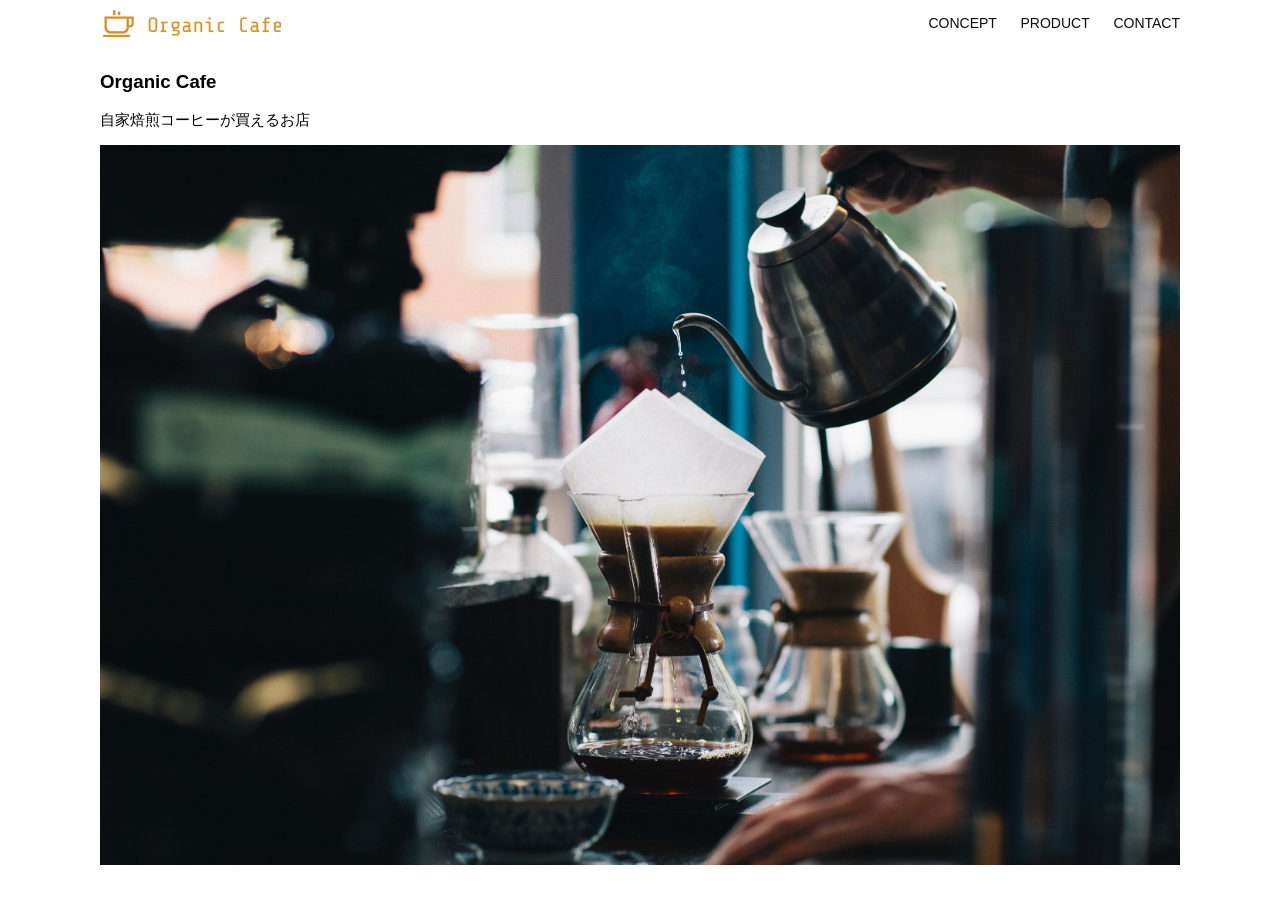
<file: kadai_013/index.html>
<!DOCTYPE html>
<html>
  <head>
    <title>Organic Cafe</title>
    <meta charset="UTF-8" />
    <meta name="description" content="自家焙煎のコーヒーがお家で楽しめるOrganic Cafe"/>
    <meta name="viewport" content="width=device-width, initial-scale=1.0" />
    <link rel="stylesheet" href="style.css" />
  </head>
  <body>
    <!-- ヘッダー -->
    <header>
      <!-- ロゴ -->
      <a href="index.html" id="logo"><img src="images/logo.png" alt="トップページに戻る"/></a>

      <!-- PC用ナビゲーション -->
      <nav id="nav-pc">
        <a href="index.html#concept">CONCEPT</a>
        <a href="index.html#product">PRODUCT</a>
        <a href="index.html#contact">CONTACT</a>
      </nav>
      <!-- SP用ハンバーガーメニュー -->
      <img id="menu-sp" src="../kadai_013/images/button-menu.png" alt="ナビゲーションを開く" onclick="document.getElementById('nav-sp').style.display = 'block'">
      <!-- SP用ナビゲーション -->
      <nav id="nav-sp">
        <img id="close" src="../kadai_013/images/button-close.png" alt="ナビゲーションを閉じる" onclick="document.getElementById('nav-sp').style.display = 'none'">
        <a id="logo-sp" href="index.html" onclick="document.getElementById('nav-sp').style.display = 'none'">
          <img src="../kadai_013/images/logo-sp.png" alt="トップページに戻る">
        </a>
        <a class="menu" href="index.html#concept" onclick="document.getElementById('nav-sp').style.display = 'none'">CONCEPT</a>
        <a class="menu" href="index.html#product" onclick="document.getElementById('nav-sp').style.display = 'none'">PRODUCT</a>
        <a class="menu" href="index.html#contact" onclick="document.getElementById('nav-sp').style.display = 'none'">CONTACT</a>
      </nav>
    </header>

    <main>
      <article>
        <!-- メインビジュアル -->
        <section id="main-visual">
          <div id="main-message">
            <h1>Organic Cafe</h1>
            <p>自家焙煎コーヒーが買えるお店</p>
          </div>
          <img src="images/main-image.jpg" alt="コーヒーをハンドドリップで淹れる画像"/>
        </section>
      </article>
    </main>
  </body>
</html>
</file>
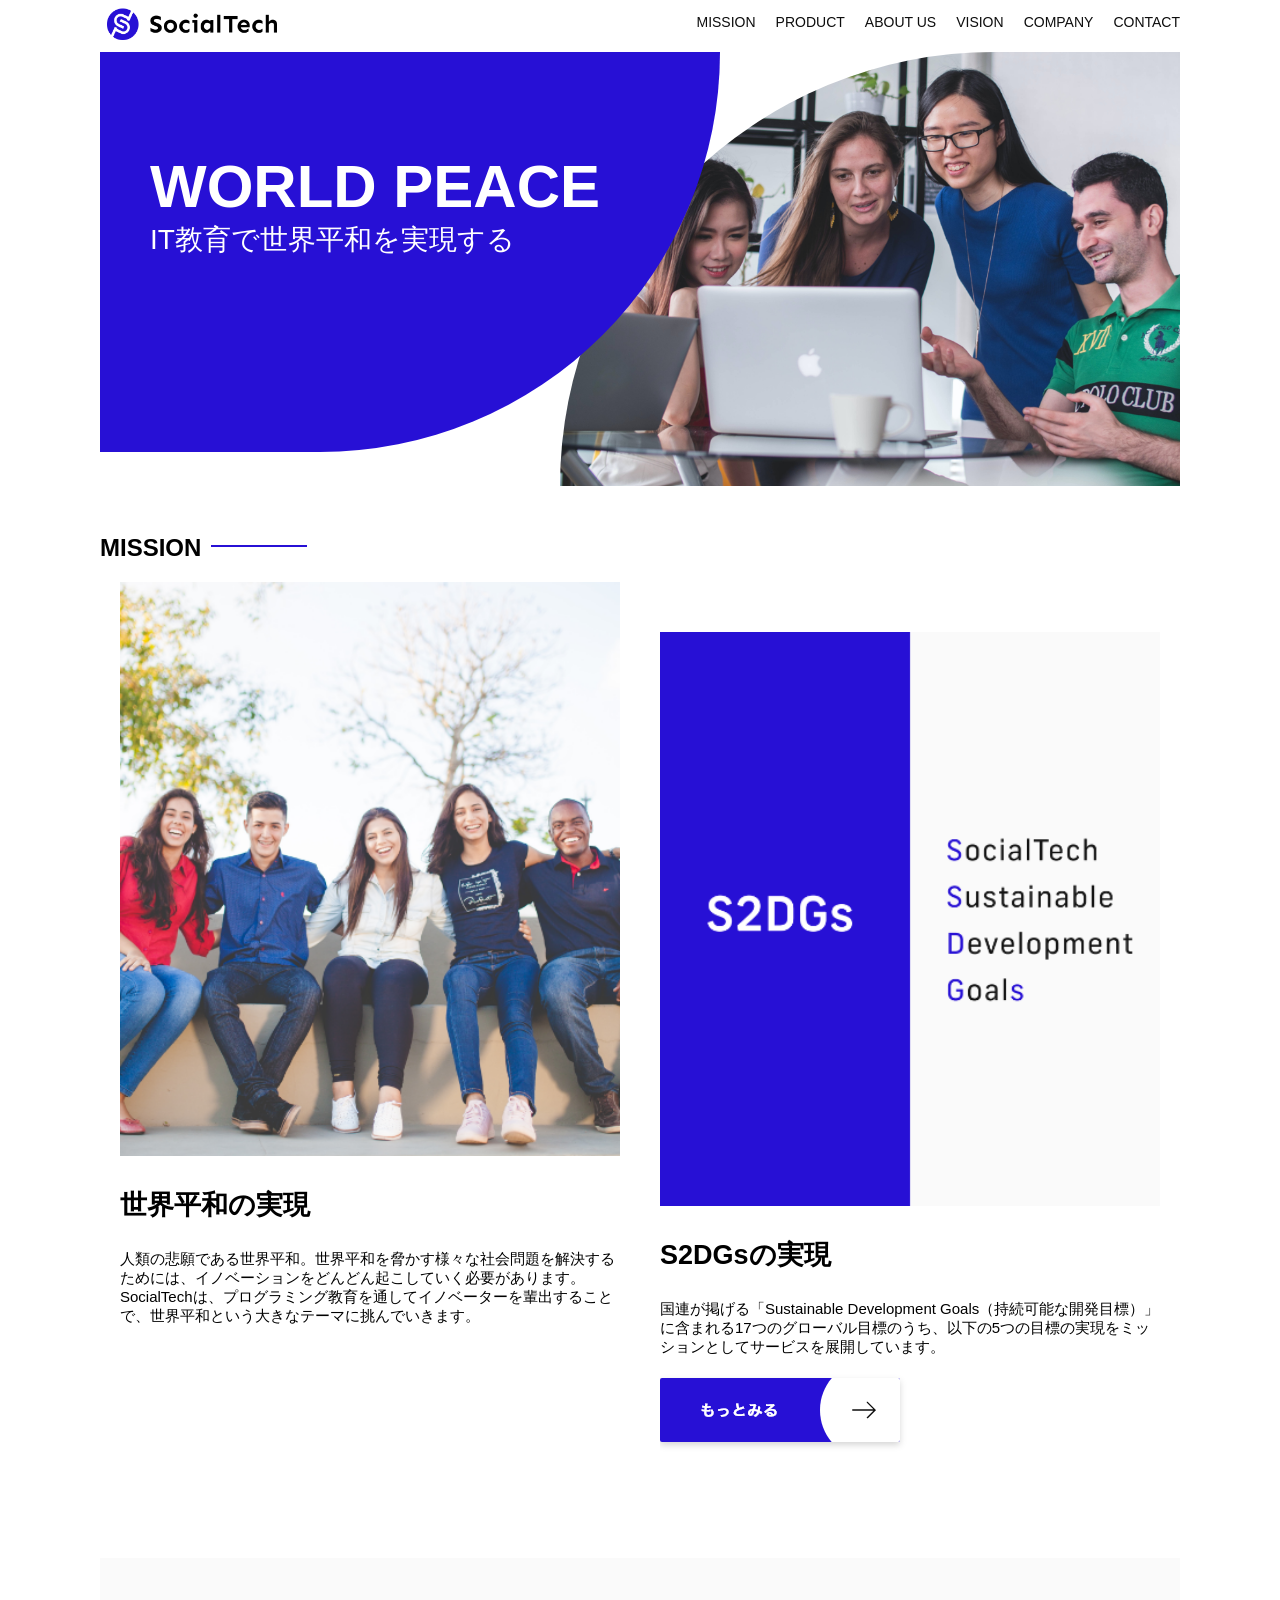
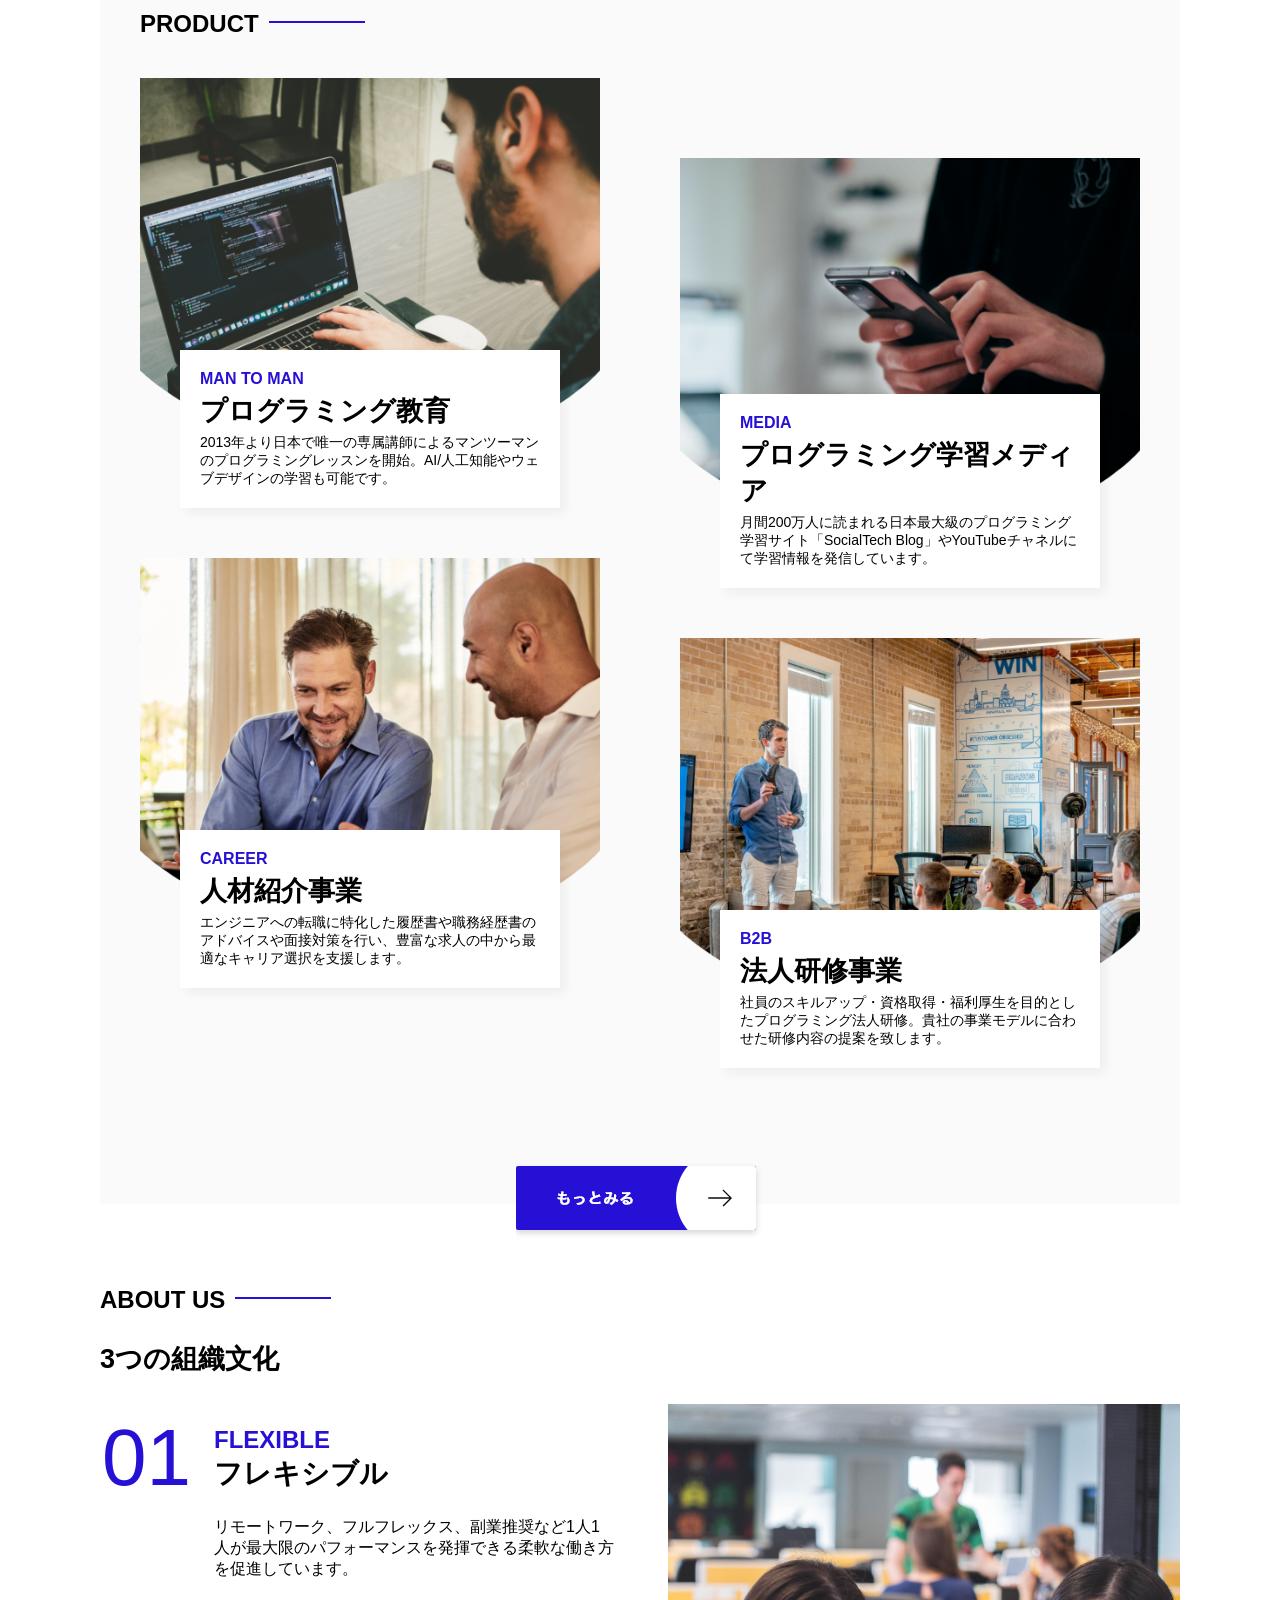
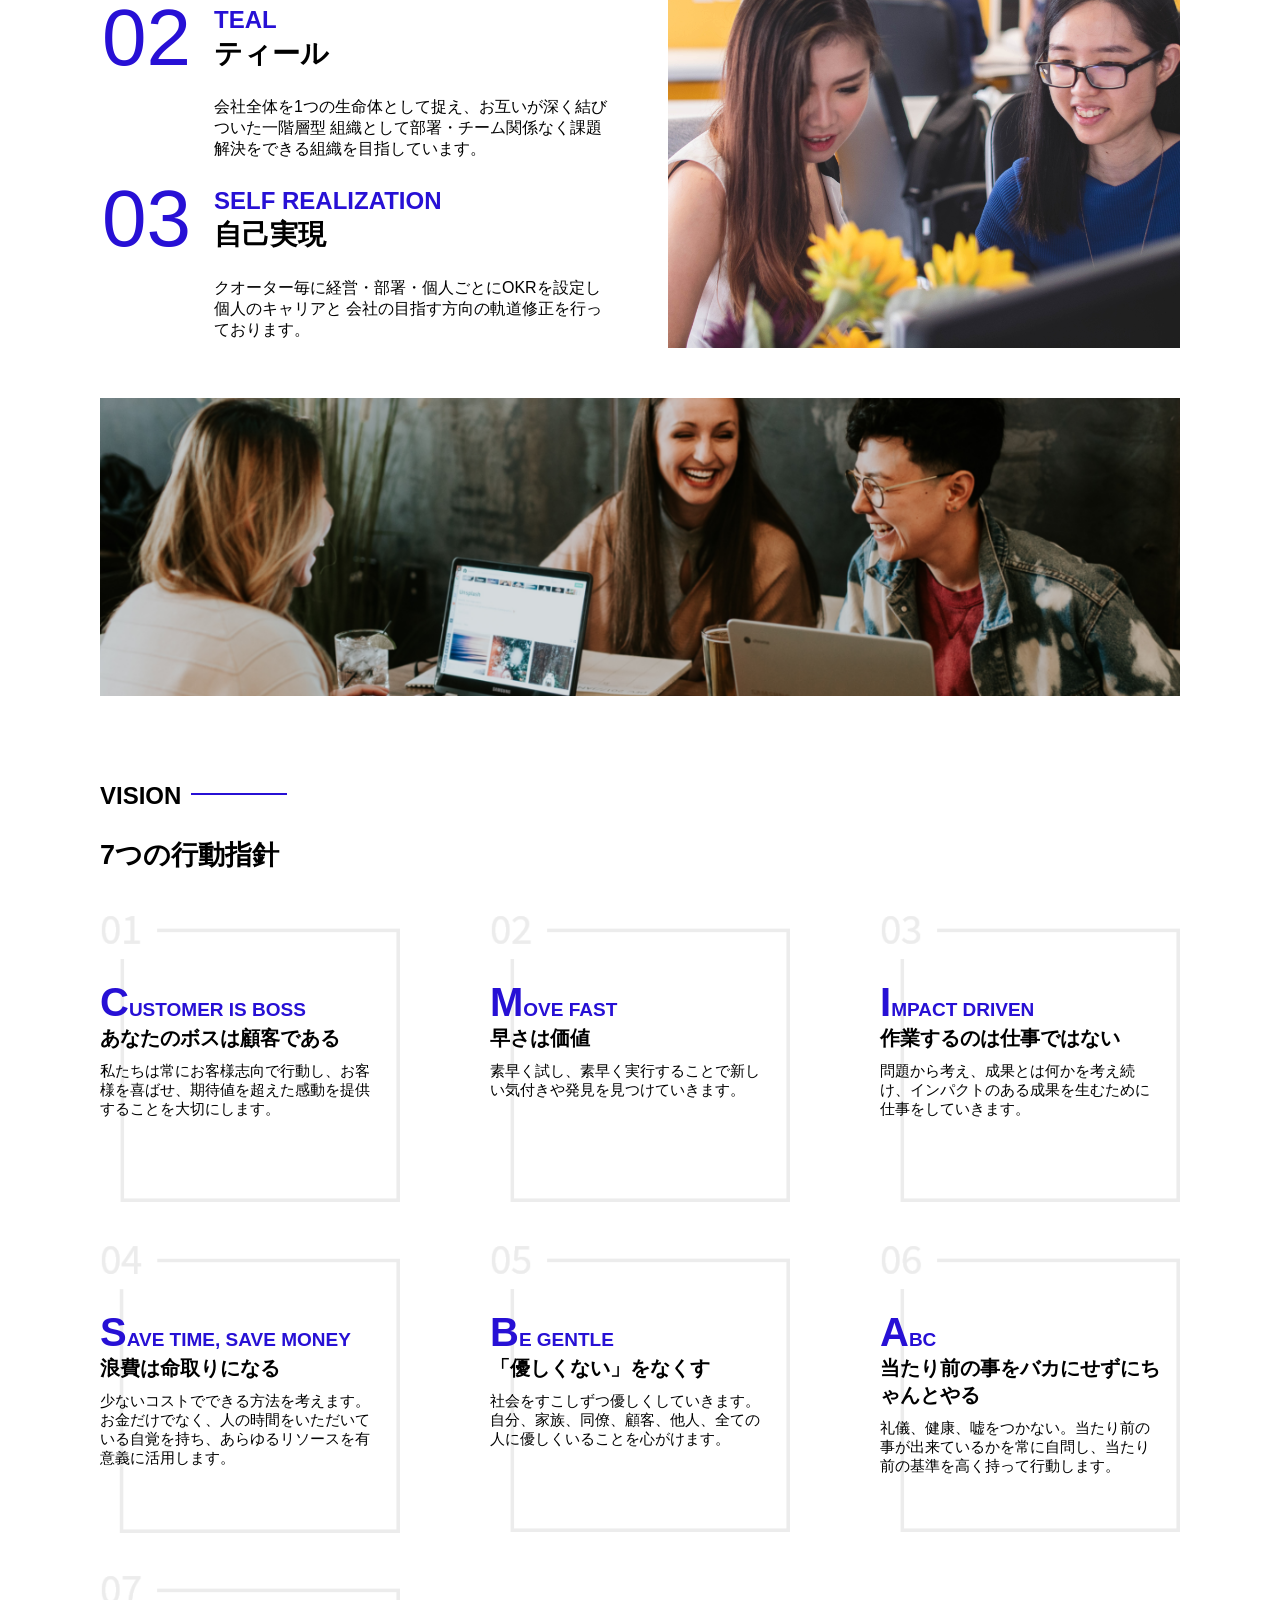
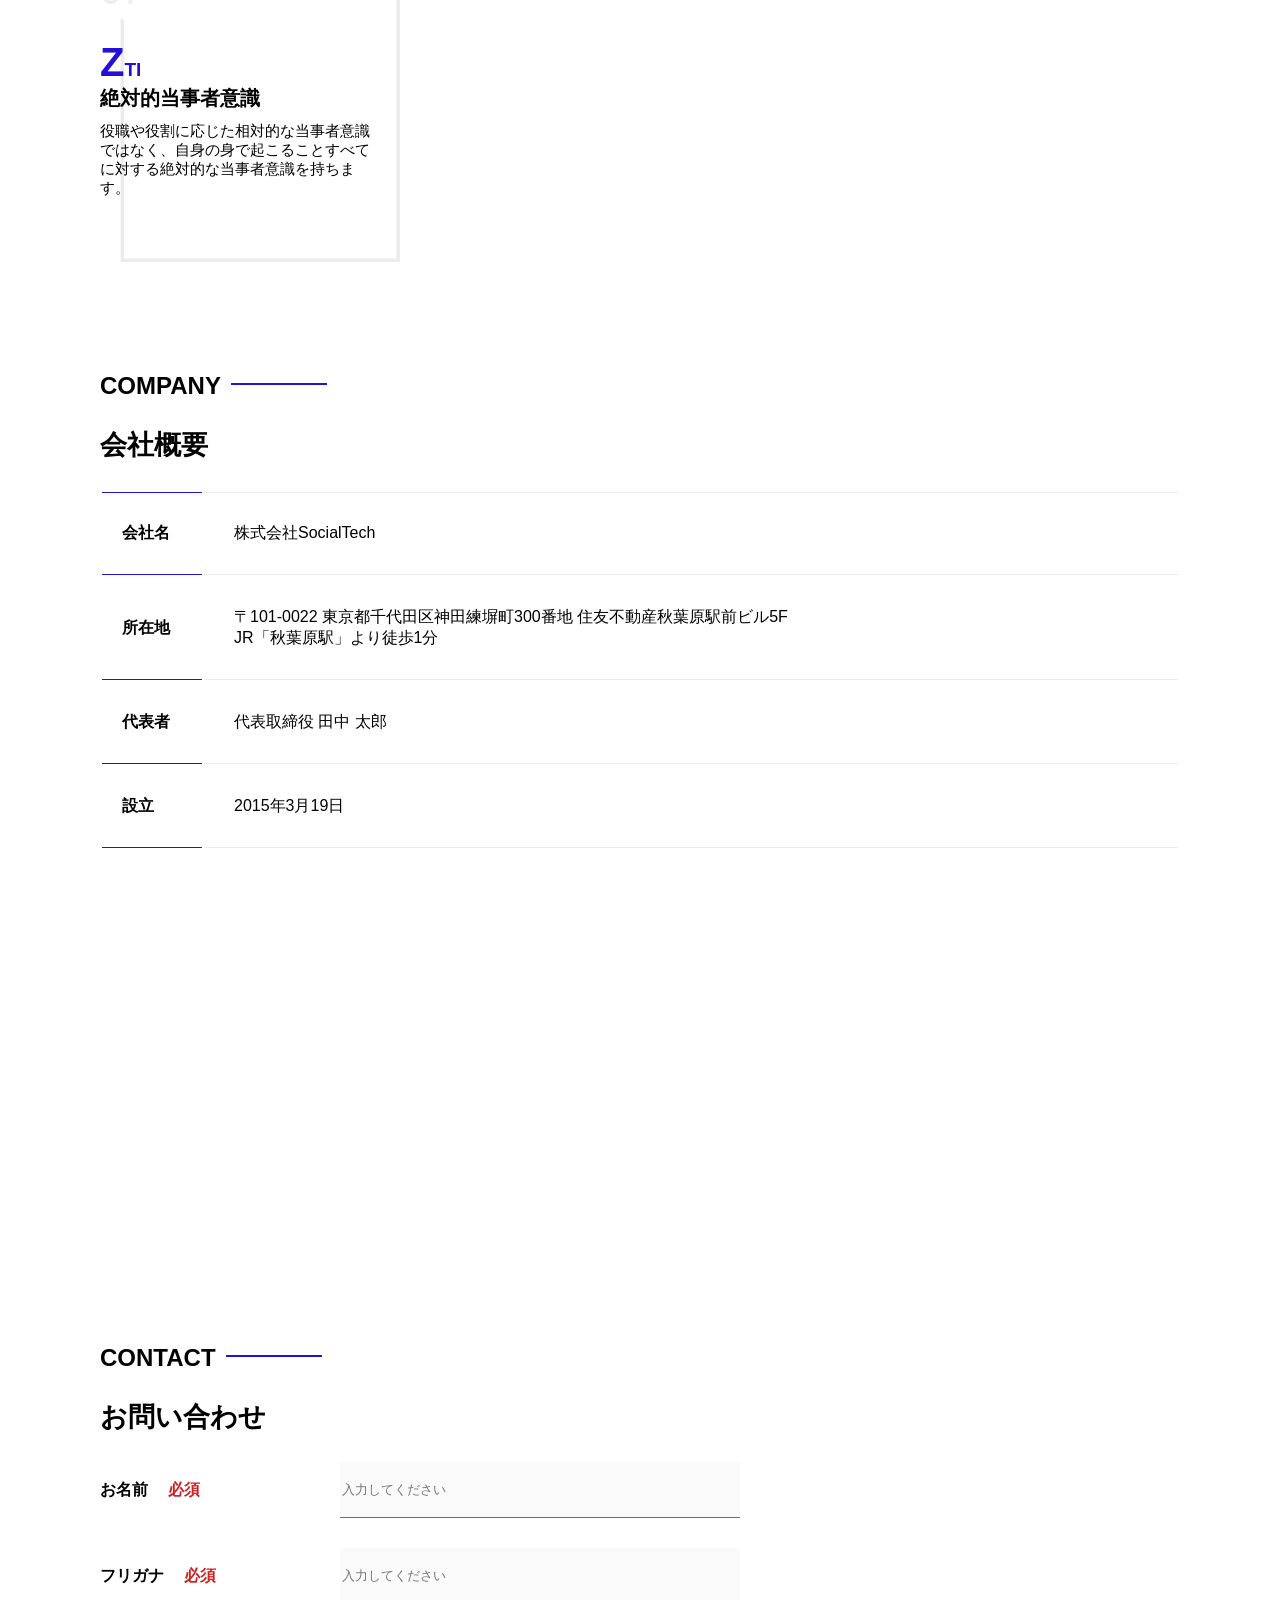
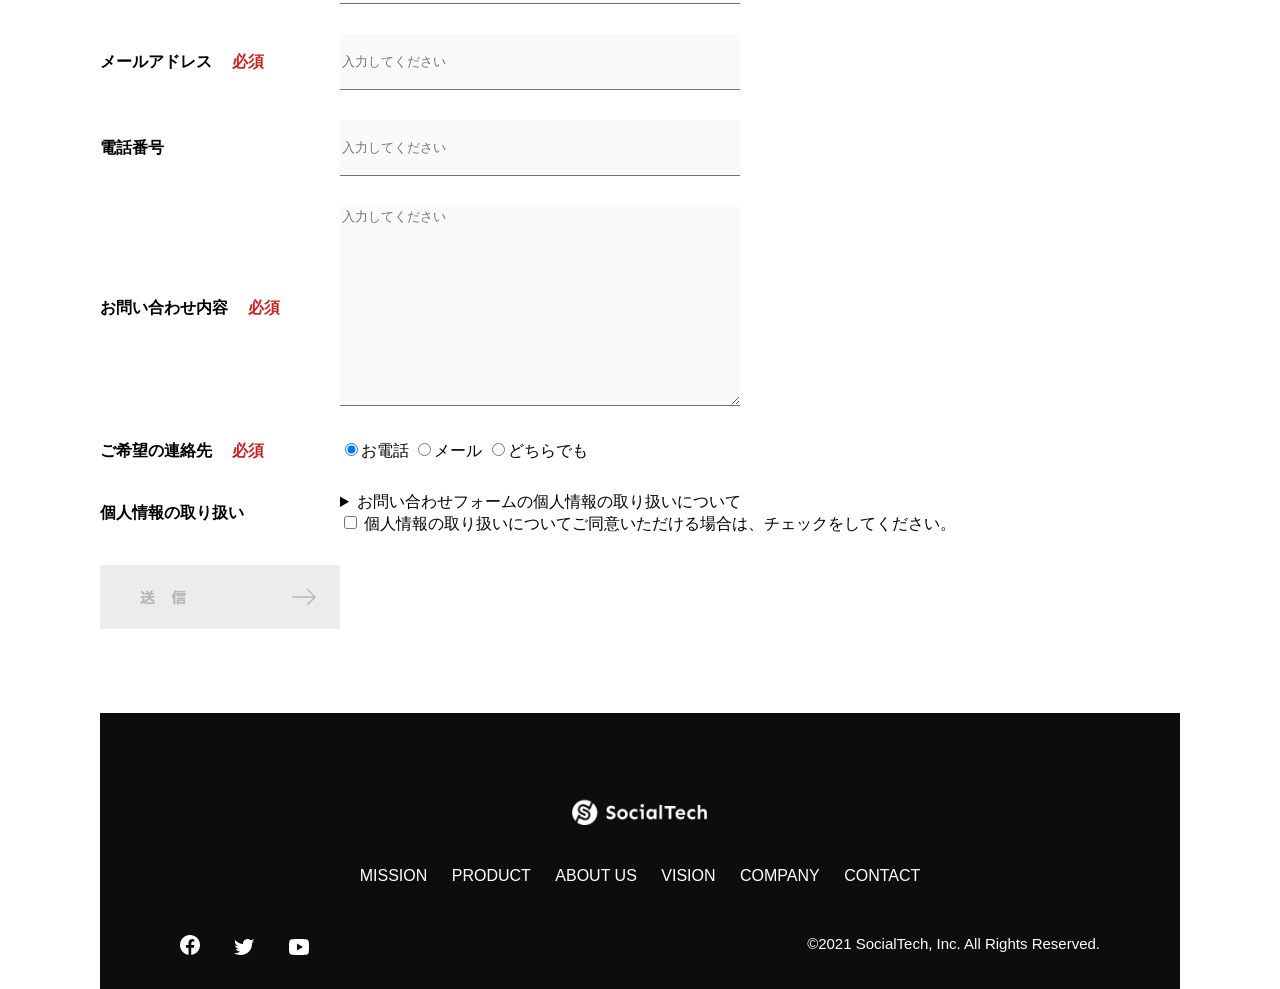
<file: kadai_tutorial_output/index.html>
<!DOCTYPE html>
<html lang="ja">
<head>
    <meta charset="UTF-8">
    <meta name="viewport" content="width=device-width, initial-scale=1.0">
    <meta name="description" content="SocialTechはEdTech業界のリーディングカンパニーを目指します。">
    <title>SocialTech</title>
    <link rel="stylesheet" href="style.css">
</head>
<body>
    <!-- ヘッダー -->
    <header>
        <!-- ロゴ -->
        <a href="index.html" id="logo">
            <img src="images/logo.png" alt="トップページに戻る">
        </a>
        <!-- PC用ナビゲーション -->
        <nav id="nav-pc">
            <ul>    
                <li><a href="mission.html">MISSION</a></li>
                <li><a href="product.html">PRODUCT</a></li>
                <li><a href="index.html#aboutus">ABOUT US</a></li>
                <li><a href="index.html#vision">VISION</a></li>
                <li><a href="index.html#company">COMPANY</a></li>
                <li><a href="index.html#contact">CONTACT</a></li>
            </ul>
        </nav>

        <!-- スマホ用メニューボタン -->
        <button id="menu-sp" onclick="document.getElementById('nav-sp').style.display = 'block'">
            <img src="images/button-menu.png" alt="ナビゲーションを開く">
        </button>
        <!-- スマホ用ナビゲーション -->
        <div id="nav-sp">
            <button id="close" onclick="document.getElementById('nav-sp').style.display = 'none'">
                <img src="images/button-close.png" alt="ナビゲーションを閉じる">
            </button>
            <nav>
                <ul>
                    <li>
                        <a id="logo-sp" href="index.html" onclick="document.getElementById('nav-sp').style.display = 'none'"><img src="images/logo-sp.png" alt="トップページに戻る"></a>
                    </li>
                    <li><a class="menu" href="mission.html" onclick="document.getElementById('nav-sp').style.display = 'none'">MISSION</a></li>
                    <li><a class="menu" href="product.html" onclick="document.getElementById('nav-sp').style.display = 'none'">PRODUCT</a></li>
                    <li><a class="menu" href="index.html#aboutus" onclick="document.getElementById('nav-sp').style.display = 'none'">ABOUT US</a></li>
                    <li><a class="menu" href="index.html#vision" onclick="document.getElementById('nav-sp').style.display = 'none'">VISION</a></li>
                    <li><a class="menu" href="index.html#company" onclick="document.getElementById('nav-sp').style.display = 'none'">COMPANY</a></li>
                    <li><a class="menu" href="index.html#contact" onclick="document.getElementById('nav-sp').style.display = 'none'">CONTACT</a></li>
                </ul>
            </nav>
            <div id="sns">
                <a href="https://www.facebook.com/sejuku2013">
                    <img src="images/button-facebook.png" alt="Facebookのリンク">
                </a>
                <a href="https://twitter.com/samuraijuku">
                    <img src="images/button-twitter.png" alt="Twitterのリンク">
                </a>
                <a href="https://www.youtube.com/channel/UCCFOQO5aDK0xXam4cUQXT8g">
                    <img src="images/button-youtube.png" alt="YouTubeのリンク">
                </a>
            </div>
        </div>

    </header>
    <main>
        <article>
            <!-- メインビジュアル -->
            <section id="main-visual">
                <div id="main-message">
                    <h1>WORLD PEACE</h1>
                    <p>IT教育で世界平和を実現する</p>
                </div>
                <img src="images/index/index-main.png" alt="PCの周りに集まる多国籍の仲間たち">
            </section>
            <!--ミッション-->
            <section id="mission">
                <h2 class="index-h2">MISSION</h2>
                <div id="mission-flex">
                    <div>
                        <img id="mission-photo" src="images/index/index-mission.png" alt="屋外のベンチで写真を撮影する多国籍の仲間たち">
                        <h3>世界平和の実現</h3>
                        <p>人類の悲願である世界平和。世界平和を脅かす様々な社会問題を解決するためには、イノベーションをどんどん起こしていく必要があります。SocialTechは、プログラミング教育を通してイノベーターを輩出することで、世界平和という大きなテーマに挑んでいきます。</p>
                    </div>
                    <div>
                        <img id="s2dgs" src="images/index/s2dgs.png" alt="S2DGs">
                        <h3>S2DGsの実現</h3>
                        <p>国連が掲げる「Sustainable Development Goals（持続可能な開発目標）」に含まれる17つのグローバル目標のうち、以下の5つの目標の実現をミッションとしてサービスを展開しています。</p>
                        <a href="mission.html">
                            <img src="images/button-more.png" alt="もっとみる">
                        </a>
                    </div>
                </div>
            </section>
            <!-- プロダクト -->
            <section id="product">
                <h2 class="index-h2">PRODUCT</h2>
                <div class="product-flex">
                    <div id="product-left">
                        <div>
                            <img class="product-photo" src="images/index/index-mantoman.png" alt="PCでコードを書く男性">
                            <div class="product-explain">
                                <span>MAN TO MAN</span>
                                <h3>プログラミング教育</h3>
                                <p>2013年より日本で唯一の専属講師によるマンツーマンのプログラミングレッスンを開始。AI/人工知能やウェブデザインの学習も可能です。</p>
                            </div>
                        </div>
                        <div>
                            <img class="product-photo" src="images/index/index-career.png" alt="笑顔で話し合う2人の男性">
                            <div class="product-explain">
                                <span>CAREER</span>
                                <h3>人材紹介事業</h3>
                                <p>エンジニアへの転職に特化した履歴書や職務経歴書のアドバイスや面接対策を行い、豊富な求人の中から最適なキャリア選択を支援します。</p>
                            </div>
                        </div>
                    </div>
                    <div id="product-right">
                        <div>
                            <img class="product-photo" src="images/index/index-media.png" alt="スマートフォンを操作する人">
                            <div class="product-explain">
                                <span>MEDIA</span>
                                <h3>プログラミング学習メディア</h3>
                                <p>月間200万人に読まれる日本最大級のプログラミング学習サイト「SocialTech Blog」やYouTubeチャネルにて学習情報を発信しています。</p>
                            </div>
                        </div>
                        <div>
                            <img class="product-photo" src="images/index/index-b2b.png" alt="講演中の男性とそれを聴く人々">
                            <div class="product-explain">
                                <span>B2B</span>
                                <h3>法人研修事業</h3>
                                <p>社員のスキルアップ・資格取得・福利厚生を目的としたプログラミング法人研修。貴社の事業モデルに合わせた研修内容の提案を致します。</p>
                            </div>
                        </div>
                    </div>
                </div>
                <div id="product-more">
                    <a href="product.html">
                        <img src="images/button-more.png" alt="もっとみる">
                    </a>
                </div>
            </section>
            <!-- ABOUT US -->
            <section id="aboutus">
                <h2 class="index-h2">ABOUT US</h2>
                <h3>3つの組織文化</h3>
                <div>
                    <table class="culture-table">
                        <tr>
                            <td class="culture-num">01</td>
                            <th><span class="culture-en">FLEXIBLE</span><br>フレキシブル</th>
                        </tr>
                        <tr>
                            <td>
                                <!--空のセル-->
                            </td>
                            <td class="culture-description">リモートワーク、フルフレックス、副業推奨など1人1人が最大限のパフォーマンスを発揮できる柔軟な働き方を促進しています。</td>
                        </tr>
                        <tr>
                            <td class="culture-num">02</td>
                            <th><span class="culture-en">TEAL</span><br>ティール</th>
                        </tr>
                        <tr>
                            <td>
                                <!--空のセル-->
                            </td>
                            <td class="culture-description">会社全体を1つの生命体として捉え、お互いが深く結びついた一階層型 組織として部署・チーム関係なく課題解決をできる組織を目指しています。</td>
                        </tr>
                        <tr>
                            <td class="culture-num">03</td>
                            <th><span class="culture-en">SELF REALIZATION</span><br>自己実現</th>
                        </tr>
                        <tr>
                            <td>
                                <!--空のセル-->
                            </td>
                            <td class="culture-description">クオーター毎に経営・部署・個人ごとにOKRを設定し個人のキャリアと 会社の目指す方向の軌道修正を行っております。</td>
                        </tr>
                    </table>
                    <img class="culture-img" src="images/index/index-aboutus1.png" alt="笑顔で話し合う2人の女性">
                </div>
                <img class="culture-img2" src="images/index/index-aboutus2.png" alt="笑顔で話し合う3人の男女">
            </section>
            <!-- VISION -->
            <section id="vision">
                <h2 class="index-h2">VISION</h2>
                <h3>7つの行動指針</h3>
                <div>
                    <div class="vision-box">
                        <img src="images/index/vision-01.png" alt="01">
                        <div>
                            <h4>CUSTOMER IS BOSS</h4>
                            <h5>あなたのボスは顧客である</h5>
                            <p>私たちは常にお客様志向で行動し、お客様を喜ばせ、期待値を超えた感動を提供することを大切にします。</p>
                        </div>
                    </div>
                    <div class="vision-box">
                        <img src="images/index/vision-02.png" alt="02">
                        <div>
                            <h4>MOVE FAST</h4>
                            <h5>早さは価値</h5>
                            <p>素早く試し、素早く実行することで新しい気付きや発見を見つけていきます。</p>
                        </div>
                    </div>
                    <div class="vision-box">
                        <img src="images/index/vision-03.png" alt="03">
                        <div>
                            <h4>IMPACT DRIVEN</h4>
                            <h5>作業するのは仕事ではない</h5>
                            <p>問題から考え、成果とは何かを考え続け、インパクトのある成果を生むために仕事をしていきます。</p>
                        </div>
                    </div>
                    <div class="vision-box">
                        <img src="images/index/vision-04.png" alt="04">
                        <div>
                            <h4>SAVE TIME, SAVE MONEY</h4>
                            <h5>浪費は命取りになる</h5>
                            <p>少ないコストでできる方法を考えます。お金だけでなく、人の時間をいただいている自覚を持ち、あらゆるリソースを有意義に活用します。</p>
                        </div>
                    </div>
                    <div class="vision-box">
                        <img src="images/index/vision-05.png" alt="05">
                        <div>
                            <h4>BE GENTLE</h4>
                            <h5>「優しくない」をなくす</h5>
                            <p>社会をすこしずつ優しくしていきます。自分、家族、同僚、顧客、他人、全ての人に優しくいることを心がけます。</p>
                        </div>
                    </div>
                    <div class="vision-box">
                        <img src="images/index/vision-06.png" alt="06">
                        <div>
                            <h4>ABC</h4>
                            <h5>当たり前の事をバカにせずにちゃんとやる</h5>
                            <p>礼儀、健康、嘘をつかない。当たり前の事が出来ているかを常に自問し、当たり前の基準を高く持って行動します。</p>
                        </div>
                    </div>
                    <div class="vision-box">
                        <img src="images/index/vision-07.png" alt="07">
                        <div>
                            <h4>ZTI</h4>
                            <h5>絶対的当事者意識</h5>
                            <p>役職や役割に応じた相対的な当事者意識ではなく、自身の身で起こることすべてに対する絶対的な当事者意識を持ちます。</p>
                        </div>
                    </div>
                </div>
            </section>
            <!-- COMPANY -->
            <section id="company">
                <h2 class="index-h2">COMPANY</h2>
                <h3>会社概要</h3>
                <table id="company-table">
                    <tr>
                        <th class="tableheader tableheader-first">会社名</th>
                        <td class="cell cell-first">株式会社SocialTech</td>
                    </tr>
                    <tr>
                        <th class="tableheader">所在地</th>
                        <td class="cell">〒101-0022 東京都千代田区神田練塀町300番地 住友不動産秋葉原駅前ビル5F<br>JR「秋葉原駅」より徒歩1分</td>
                    </tr>
                    <tr>
                        <th class="tableheader">代表者</th>
                        <td class="cell">代表取締役 田中 太郎</td>
                    </tr>
                    <tr>
                        <th class="tableheader">設立</th>
                        <td class="cell">2015年3月19日</td>
                    </tr>
                </table>
                <iframe 
                src="https://www.google.com/maps/embed?pb=!1m18!1m12!1m3!1d3240.0688551336807!2d139.7720776771055!3d35.69992317258124!2m3!1f0!2f0!3f0!3m2!1i1024!2i768!4f13.1!3m3!1m2!1s0x60188fee13660e23%3A0x77137876edf742ac!2z5L2P5Y-L5LiN5YuV55Sj56eL6JGJ5Y6f6aeF5YmN44OT44Or!5e0!3m2!1sja!2sjp!4v1704858013291!5m2!1sja!2sjp" 
                style="border: 0" allowfullscreen="" loading="lazy">
                </iframe>
            </section>
            <!-- お問い合わせフォーム -->
            <section id="contact">
                <h2 class="index-h2">CONTACT</h2>
                <h3>お問い合わせ</h3>
                <form>
                    <div>
                        <div class="contact-heading">
                            <label class="contact-label">お名前<span class="contact-span">必須</span></label>
                        </div>
                        <div>
                            <input type="text" name="name" placeholder="入力してください" class="contact-textbox">
                        </div>
                    </div>
                    <div>
                        <div class="contact-heading">
                            <label class="contact-label">フリガナ<span class="contact-span">必須</span></label>
                        </div>
                        <div>
                            <input type="text" name="hurigana" placeholder="入力してください" class="contact-textbox">
                        </div>
                    </div>
                    <div>
                        <div class="contact-heading">
                            <label class="contact-label">メールアドレス<span class="contact-span">必須</span></label>
                        </div>
                        <div>
                            <input type="text" name="email" placeholder="入力してください" class="contact-textbox">
                        </div>
                    </div>
                    <div>
                        <div class="contact-heading">
                            <label class="contact-label">電話番号</label>
                        </div>
                        <div>
                            <input type="text" name="tel" placeholder="入力してください" class="contact-textbox">
                        </div>
                    </div>
                    <div>
                        <div class="contact-heading">
                            <label class="contact-label">お問い合わせ内容<span class="contact-span">必須</span></label>
                        </div>
                        <div>
                            <textarea class="contact-textarea" placeholder="入力してください" name="message"></textarea>
                        </div>
                    </div>
                    <div>
                        <div class="contact-heading">
                            <label class="contact-label">ご希望の連絡先<span class="contact-span">必須</span></label>
                        </div>
                        <div>
                            <input class="radiobutton" type="radio" value="tel" name="contact" checked><label>お電話</label>
                            <input class="radiobutton" type="radio" value="mail" name="contact"><label>メール</label>
                            <input class="radiobutton" type="radio" value="both" name="contact"><label>どちらでも</label>
                        </div>
                    </div>
                    <div>
                        <div class="contact-heading">
                            <label class="contact-label">個人情報の取り扱い</label>
                        </div>
                        <div>
                            <details>
                                <summary>お問い合わせフォームの個人情報の取り扱いについて</summary>
                                <div>
                                    <dl>
                                        <dt>１．組織の名称又は氏名</dt>
                                        <dd>株式会社SocialTech</dd>
                                        <dt>２．個人情報保護管理者（若しくはその代理人）の氏名又は職名、所属及び連絡先</dt>
                                        <dd>
                                            <p>鈴木 一郎 コーポレート部</p>
                                            <p>メールアドレス：samurai@example.com</p>
                                            <p>TEL：03-1234-5678</p>
                                        </dd>
                                        <dt>３．個人情報の利用目的</dt>
                                        <dd>
                                            <ul>
                                            <li>本サービス及び本サービスに関連する情報の提供又はそれらに関する連絡のため</li>
                                            <li>ユーザーの本人確認のため</li>
                                            <li>当社サービスのご案内のため</li>
                                            <li>当社の商品等の広告または宣伝（電子メールによるものを含むものとします。）</li>
                                            </ul>
                                        </dd>
                                        <dt>４．個人情報の取り扱い業務の委託</dt>
                                        <dd>個人情報の取扱業務の全部または一部を外部に業務委託する場合があります。その際、弊社は、個人情報を適切に保護できる管理体制を敷き実行していることを条件として委託先を厳選したうえで、機密保持契約を委託先と締結し、お客様の個人情報を厳密に管理させます。</dd>
                                        <dt>５．個人情報の開示等の請求</dt>
                                        <dd>
                                            お客様は、弊社に対してご自身の個人情報の開示等（利用目的の通知、開示、内容の訂正・追加・削除、利用の停止または消去、第三者への提供の停止）に関して、当社問合わせ窓口に申し出ることができます。<br>
                                            その際、弊社はお客様ご本人を確認させていただいたうえで、合理的な期間内に対応いたします。<br>
                                            なお、個人情報に関する弊社問合わせ先は、次の通りです。
                                        </dd>
                                        <dd>
                                            <p>株式会社SocialTech　個人情報問合せ窓口</p>
                                            <p>〒150-0043　東京都千代田区神田練塀町300番地 住友不動産秋葉原駅前ビル5F</p>
                                            <p>メールアドレス：samurai@example.com　TEL：03-1234-5678</p>
                                        </dd>
                                        <dt>６．個人情報を提供されることの任意性について</dt>
                                        <dd>お客様がご自身の個人情報を弊社に提供されるか否かは、お客様のご判断によりますが、もしご提供されない場合には、適切なサービスが提供できない場合がありますので予めご了承ください。</dd>
                                    </dl>
                                </div>
                            </details>
                            <input type="checkbox" name="agree">
                            <span>個人情報の取り扱いについてご同意いただける場合は、チェックをしてください。</span>
                        </div>
                    </div>
                    <input type="image" src="images/button-submit.png" alt="送信する">
                </form>
            </section>
        </article>
    </main>

    <footer>
        <div id="footer-logo">
            <img src="images/logo-sp.png" alt="SocialTech">
        </div>
        <div id="footer-link">
            <a href="mission.html">MISSION</a>
            <a href="product.html">PRODUCT</a>
            <a href="index.html#aboutus">ABOUT US</a>
            <a href="index.html#vision">VISION</a>
            <a href="index.html#company">COMPANY</a>
            <a href="index.html#contact">CONTACT</a>
        </div>
        <div id="sns-footer">
            <div class="sns-btns">
                <a href="https://www.facebook.com/sejuku2013"><img src="images/button-facebook.png" alt="Facebookのリンク"></a>
                <a href="https://twitter.com/samuraijuku"><img src="images/button-twitter.png" alt="Twitterのリンク"></a>
                <a href="https://www.youtube.com/channel/UCCFOQO5aDK0xXam4cUQXT8g"><img src="images/button-youtube.png" alt="YouTubeのリンク"></a>
            </div>
            <p id="copyright">&copy;2021 SocialTech, Inc. All Rights Reserved.</p>
        </div>
    </footer>
    
</body>
</html>
</file>
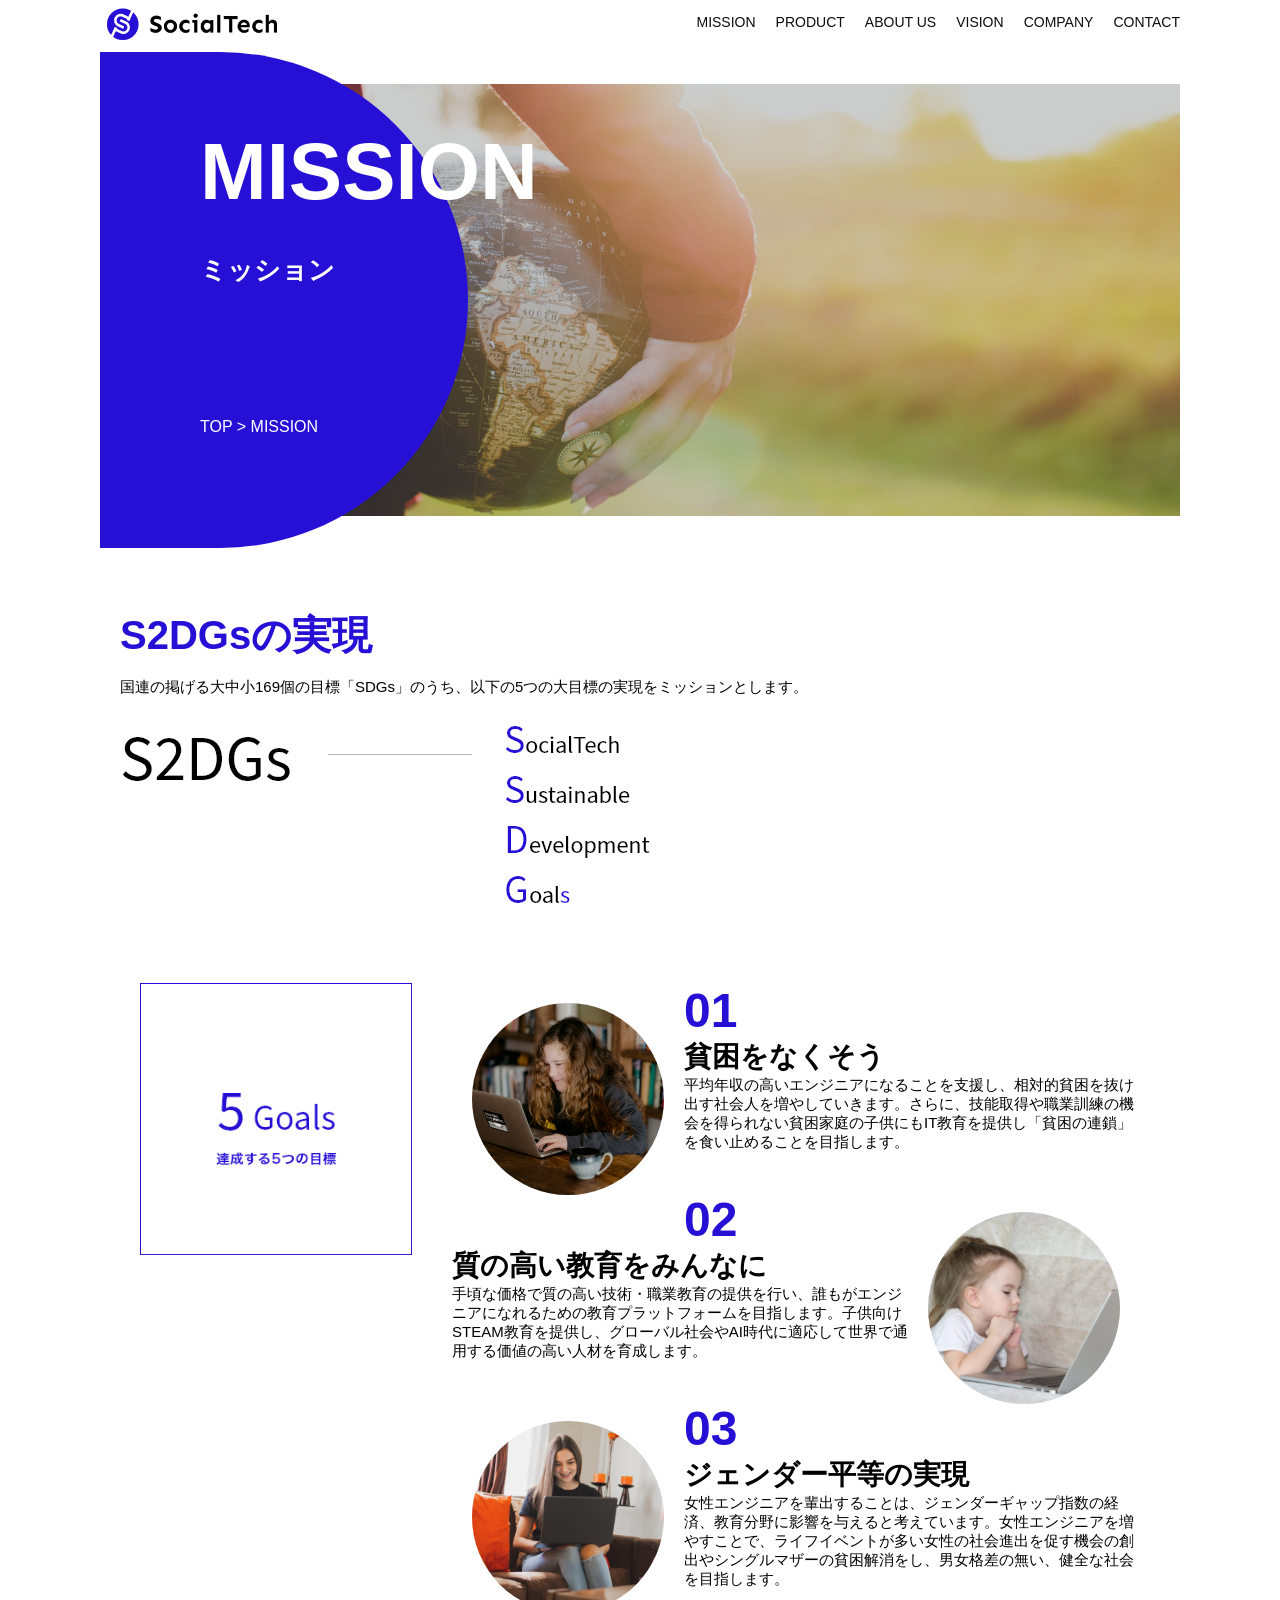
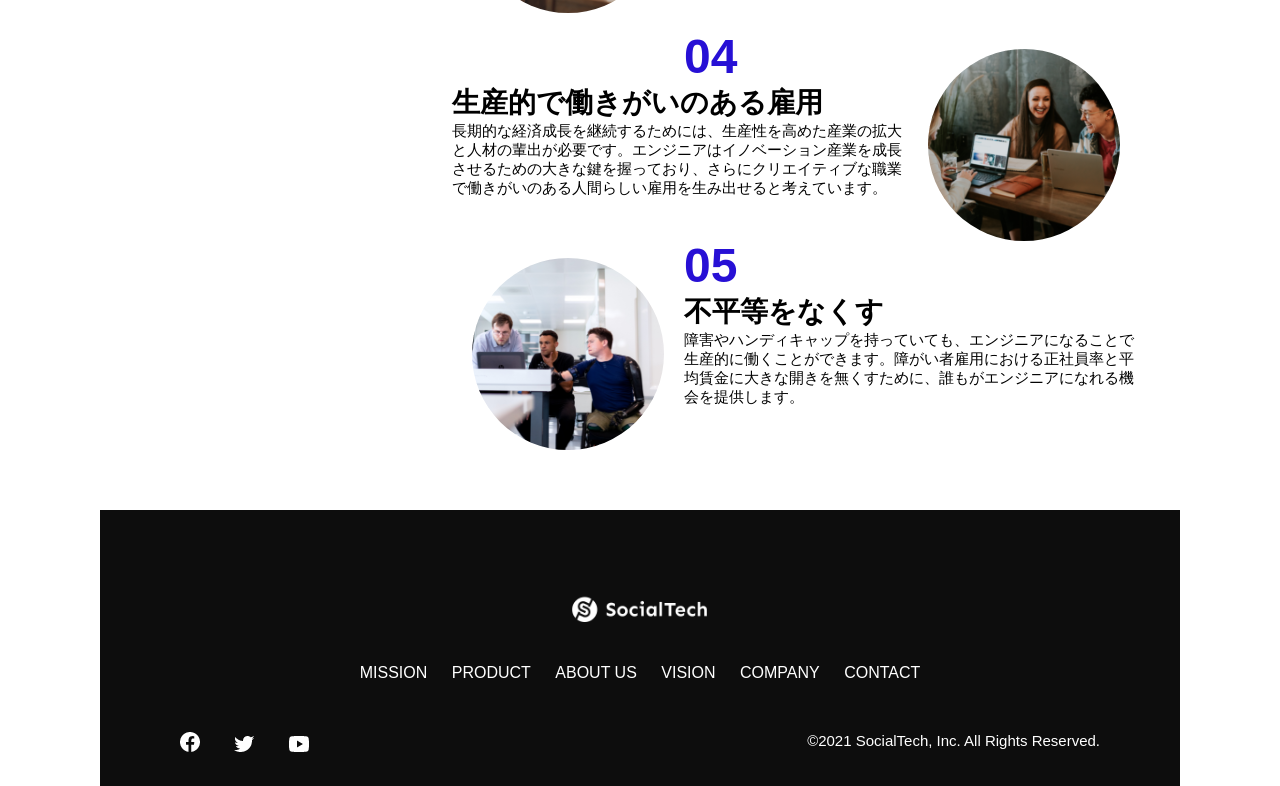
<file: kadai_tutorial_output/mission.html>
<!DOCTYPE html>
<html>
    <head>
        <title>SocialTech - MISSION ミッション -</title>
        <meta charset="utf-8">
        <meta name="description" content="SocialTechが目指す5つの目標（S2DGs）を紹介します">
        <meta name="viewport" content="width=device-width, initial-scale=1.0">
        <link rel="stylesheet" href="style.css">
    </head>
    <body>
        <!-- ヘッダー -->
        <header>
            <!-- ロゴ -->
            <a href="index.html" id="logo">
                <img src="images/logo.png" alt="トップページに戻る">
            </a>

            <!-- PC用ナビゲーション -->
            <nav id="nav-pc">
                <ul>
                <li><a href="mission.html">MISSION</a></li>
                <li><a href="product.html">PRODUCT</a></li>
                <li><a href="index.html#aboutus">ABOUT US</a></li>
                <li><a href="index.html#vision">VISION</a></li>
                <li><a href="index.html#company">COMPANY</a></li>
                <li><a href="index.html#contact">CONTACT</a></li>
                </ul>
            </nav>

            <!-- スマホ用メニューボタン -->
            <button id="menu-sp" onclick="document.getElementById('nav-sp').style.display = 'block'">
                <img src="images/button-menu.png" alt="ナビゲーションを開く">
            </button>

            <!-- スマホ用ナビゲーション -->
            <div id="nav-sp">
                <button id="close" onclick="document.getElementById('nav-sp').style.display = 'none'">
                <img src="images/button-close.png" alt="ナビゲーションを閉じる">
                </button>

                <nav>
                <ul>
                    <li>
                    <a id="logo-sp" href="index.html" onclick="document.getElementById('nav-sp').style.display = 'none'"><img src="images/logo-sp.png" alt="トップページに戻る"></a>
                    </li>
                    <li><a class="menu" href="mission.html" onclick="document.getElementById('nav-sp').style.display = 'none'">MISSION</a></li>
                    <li><a class="menu" href="product.html" onclick="document.getElementById('nav-sp').style.display = 'none'">PRODUCT</a></li>
                    <li><a class="menu" href="index.html#aboutus" onclick="document.getElementById('nav-sp').style.display = 'none'">ABOUT US</a></li>
                    <li><a class="menu" href="index.html#vision" onclick="document.getElementById('nav-sp').style.display = 'none'">VISION</a></li>
                    <li><a class="menu" href="index.html#company" onclick="document.getElementById('nav-sp').style.display = 'none'">COMPANY</a></li>
                    <li><a class="menu" href="index.html#contact" onclick="document.getElementById('nav-sp').style.display = 'none'">CONTACT</a></li>
                </ul>
                </nav>
                <div id="sns">
                <a href="https://www.facebook.com/sejuku2013">
                    <img src="images/button-facebook.png" alt="Facebookのリンク">
                </a>
                <a href="https://twitter.com/samuraijuku">
                    <img src="images/button-twitter.png" alt="Twitterのリンク">
                </a>
                <a href="https://www.youtube.com/channel/UCCFOQO5aDK0xXam4cUQXT8g">
                    <img src="images/button-youtube.png" alt="YouTubeのリンク">
                </a>
                </div>
            </div>
        </header>

        <main>
            <article>
                <section id="mission-main">
                    <div class="mission-main-inner">
                        <div id="mission-title">
                        <h1>MISSION<br><span>ミッション</span></h1>
                        <p>TOP > MISSION</p>
                        </div>
                    </div>
                </section>
                <section id="mission-s2dgs">
                    <h2 class="mission-h2">S2DGsの実現</h2>
                    <p>国連の掲げる大中小169個の目標「SDGs」のうち、以下の5つの大目標の実現をミッションとします。</p>
                    <img src="images/mission/mission-s2dgs.png" alt="S2DGs">
                </section>

                <section id="mission-five-goals">
                    <div class="five-goals-image">
                        <img src="images/mission/mission-5goals.png" alt="5Goals">
                    </div>
                    <div class="five-goals-read">
                        <div>
                        <img class="fivegoals-image-left" src="images/mission/mission-5goals01.png" alt="PCを操作する女の子">
                        <span class="fivegoals-number">01</span>
                        <h3 class="fivegoals-h3">貧困をなくそう</h3>
                        <p class="fivegoals-p">平均年収の高いエンジニアになることを支援し、相対的貧困を抜け出す社会人を増やしていきます。さらに、技能取得や職業訓練の機会を得られない貧困家庭の子供にもIT教育を提供し「貧困の連鎖」を食い止めることを目指します。</p>
                        </div>
                        <div>
                        <img class="fivegoals-image-right" src="images/mission/mission-5goals02.png" alt="PCを見つめる小さい女の子">
                        <span class="fivegoals-number">02</span>
                        <h3 class="fivegoals-h3">質の高い教育をみんなに</h3>
                        <p class="fivegoals-p">手頃な価格で質の高い技術・職業教育の提供を行い、誰もがエンジニアになれるための教育プラットフォームを目指します。子供向けSTEAM教育を提供し、グローバル社会やAI時代に適応して世界で通用する価値の高い人材を育成します。</p>
                        </div>
                        <div>
                        <img class="fivegoals-image-left" src="images/mission/mission-5goals03.png" alt="PCを操作する女性">
                        <span class="fivegoals-number">03</span>
                        <h3 class="fivegoals-h3">ジェンダー平等の実現</h3>
                        <p class="fivegoals-p">女性エンジニアを輩出することは、ジェンダーギャップ指数の経済、教育分野に影響を与えると考えています。女性エンジニアを増やすことで、ライフイベントが多い女性の社会進出を促す機会の創出やシングルマザーの貧困解消をし、男女格差の無い、健全な社会を目指します。</p>
                        </div>
                        <div>
                        <img class="fivegoals-image-right" src="images/mission/mission-5goals04.png" alt="笑顔で話し合う3人の男女">
                        <span class="fivegoals-number">04</span>
                        <h3 class="fivegoals-h3">生産的で働きがいのある雇用</h3>
                        <p class="fivegoals-p">長期的な経済成長を継続するためには、生産性を高めた産業の拡大と人材の輩出が必要です。エンジニアはイノベーション産業を成長させるための大きな鍵を握っており、さらにクリエイティブな職業で働きがいのある人間らしい雇用を生み出せると考えています。</p>
                        </div>
                        <div>
                        <img class="fivegoals-image-left" src="images/mission/mission-5goals05.png" alt="障害を持つ男性が生き生きと働く様子">
                        <span class="fivegoals-number">05</span>
                        <h3 class="fivegoals-h3">不平等をなくす</h3>
                        <p class="fivegoals-p">障害やハンディキャップを持っていても、エンジニアになることで生産的に働くことができます。障がい者雇用における正社員率と平均賃金に大きな開きを無くすために、誰もがエンジニアになれる機会を提供します。</p>
                        </div>
                    </div>
                </section>
                
            </article>
        </main>

        <footer>
            <div id="footer-logo">
                <img src="images/logo-sp.png" alt="SocialTech">
            </div>
            <div id="footer-link">
                <a href="mission.html">MISSION</a>
                <a href="product.html">PRODUCT</a>
                <a href="index.html#aboutus">ABOUT US</a>
                <a href="index.html#vision">VISION</a>
                <a href="index.html#company">COMPANY</a>
                <a href="index.html#contact">CONTACT</a>
            </div>
            <div id="sns-footer">
                <div class="sns-btns">
                <a href="https://www.facebook.com/sejuku2013"><img src="images/button-facebook.png" alt="Facebookのリンク"></a>
                <a href="https://twitter.com/samuraijuku"><img src="images/button-twitter.png" alt="Twitterのリンク"></a>
                <a href="https://www.youtube.com/channel/UCCFOQO5aDK0xXam4cUQXT8g"><img src="images/button-youtube.png" alt="YouTubeのリンク"></a>
                </div>
                <p id="copyright">&copy;2021 SocialTech, Inc. All Rights Reserved.</p>
            </div>
        </footer>
    </body>
</html>
</file>
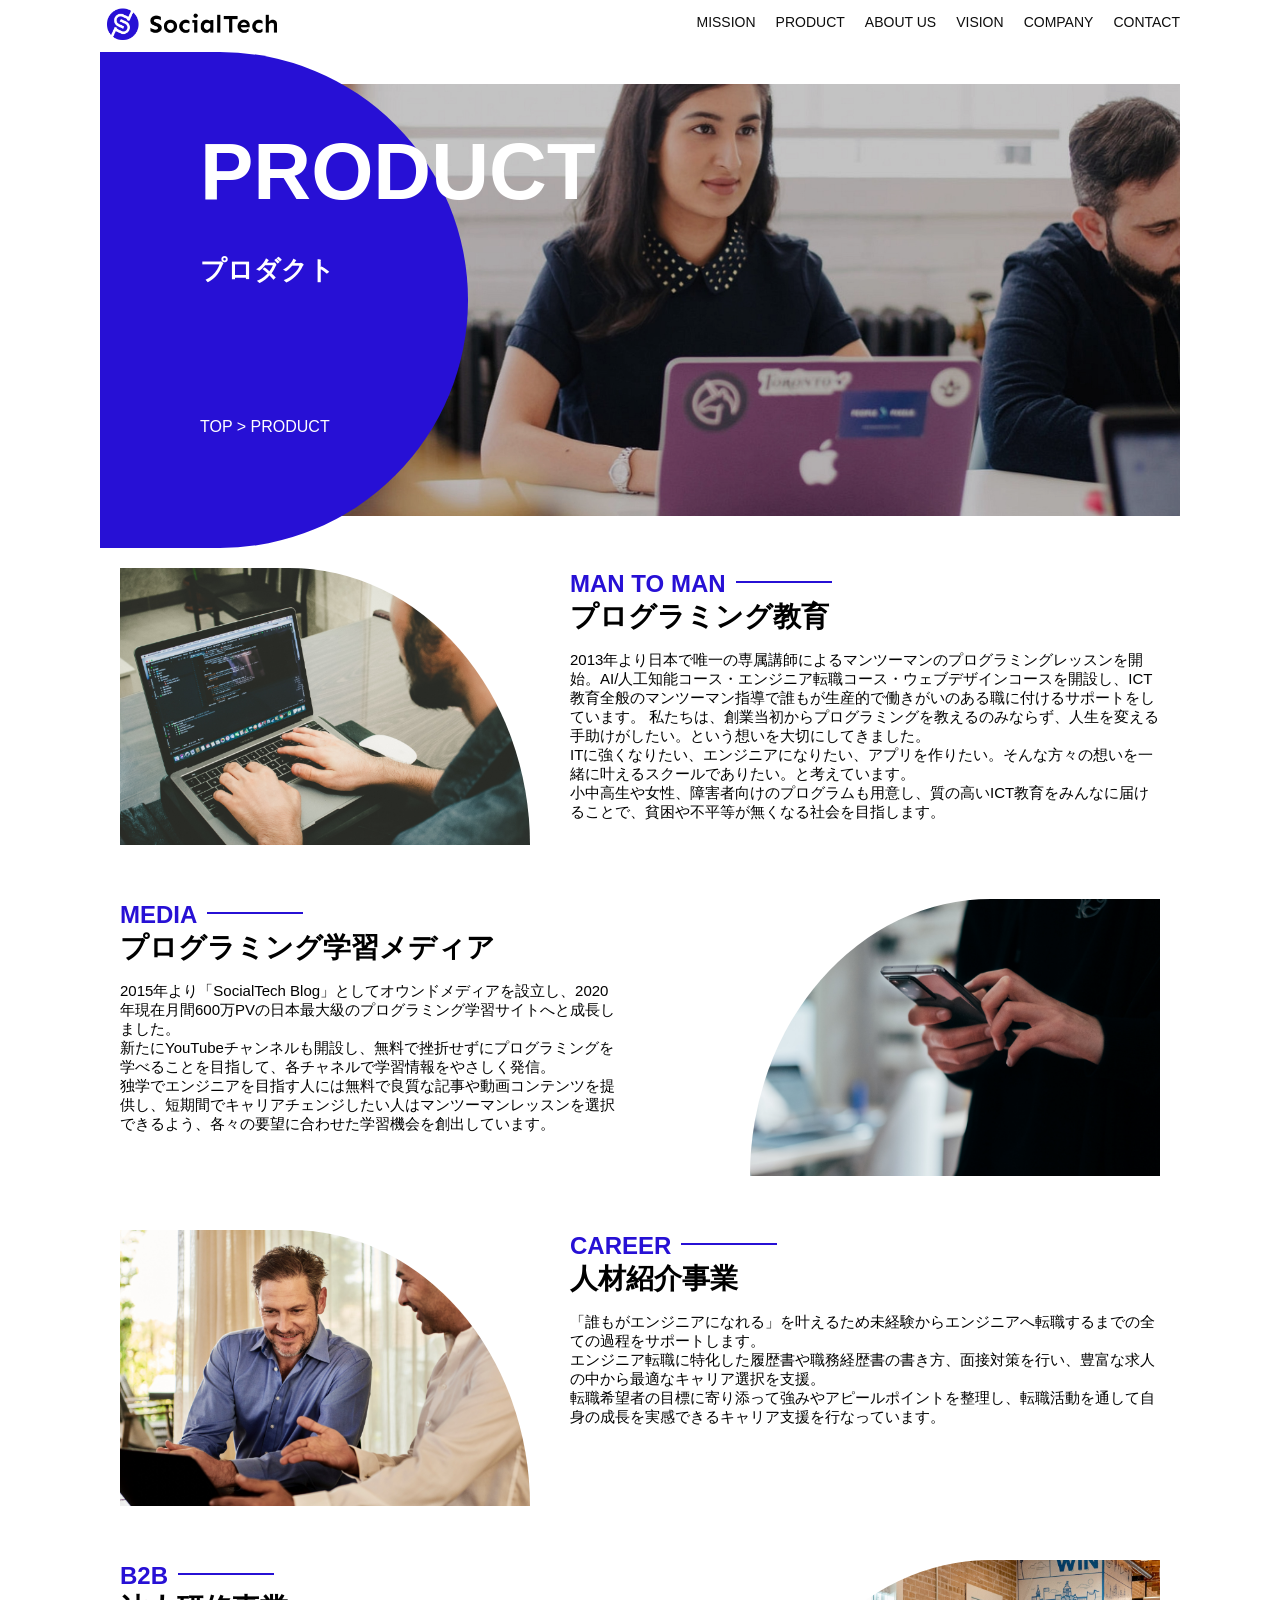
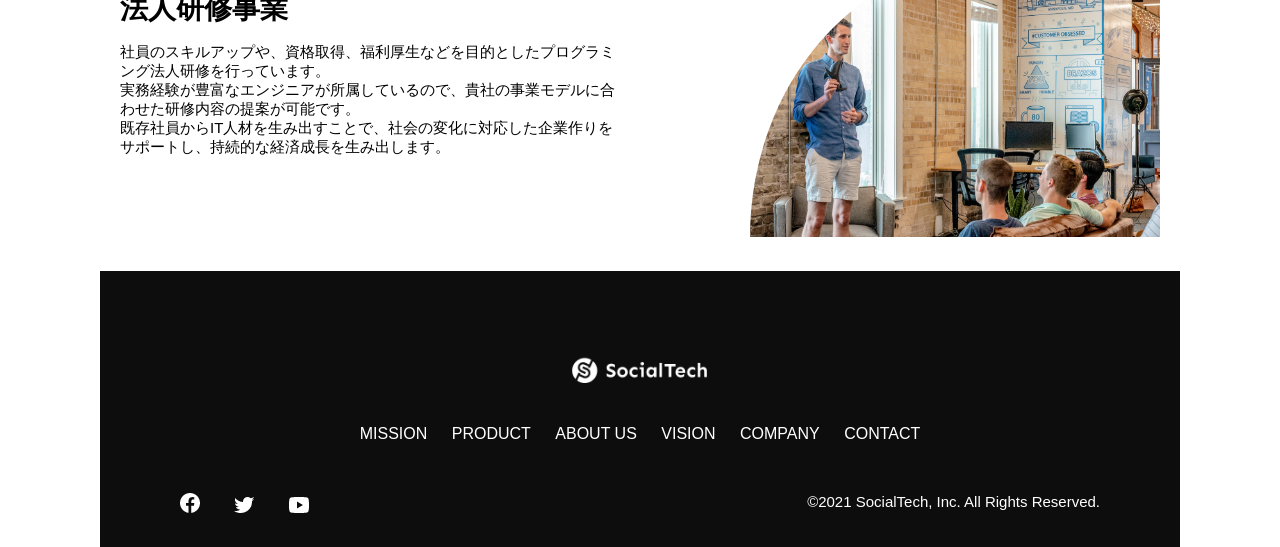
<file: kadai_tutorial_output/product.html>
<!DOCTYPE html>
<html>
    <head>
        <title>SocialTech -PRODUCT プロダクト-</title>
        <meta charset="utf-8">
        <meta name="description" content="SocialTechの4つのプロダクトを紹介します">
        <meta name="viewport" content="width=device-width, initial-scale=1.0">
        <link rel="stylesheet" href="style.css">
    </head>

    <body>
        <!-- ヘッダー -->
        <header>
        <!-- ロゴ -->
        <a href="index.html" id="logo">
            <img src="images/logo.png" alt="トップページに戻る">
        </a>

        <!-- PC用ナビゲーション -->
        <nav id="nav-pc">
            <ul>
            <li><a href="mission.html">MISSION</a></li>
            <li><a href="product.html">PRODUCT</a></li>
            <li><a href="index.html#aboutus">ABOUT US</a></li>
            <li><a href="index.html#vision">VISION</a></li>
            <li><a href="index.html#company">COMPANY</a></li>
            <li><a href="index.html#contact">CONTACT</a></li>
            </ul>
        </nav>

        <!-- スマホ用メニューボタン -->
        <button id="menu-sp" onclick="document.getElementById('nav-sp').style.display = 'block'">
            <img src="images/button-menu.png" alt="ナビゲーションを開く">
        </button>

        <!-- スマホ用ナビゲーション -->
        <div id="nav-sp">
            <button id="close" onclick="document.getElementById('nav-sp').style.display = 'none'">
            <img src="images/button-close.png" alt="ナビゲーションを閉じる">
            </button>

            <nav>
            <ul>
                <li>
                <a id="logo-sp" href="index.html" onclick="document.getElementById('nav-sp').style.display = 'none'"><img src="images/logo-sp.png" alt="トップページに戻る"></a>
                </li>
                <li><a class="menu" href="mission.html" onclick="document.getElementById('nav-sp').style.display = 'none'">MISSION</a></li>
                <li><a class="menu" href="product.html" onclick="document.getElementById('nav-sp').style.display = 'none'">PRODUCT</a></li>
                <li><a class="menu" href="index.html#aboutus" onclick="document.getElementById('nav-sp').style.display = 'none'">ABOUT US</a></li>
                <li><a class="menu" href="index.html#vision" onclick="document.getElementById('nav-sp').style.display = 'none'">VISION</a></li>
                <li><a class="menu" href="index.html#company" onclick="document.getElementById('nav-sp').style.display = 'none'">COMPANY</a></li>
                <li><a class="menu" href="index.html#contact" onclick="document.getElementById('nav-sp').style.display = 'none'">CONTACT</a></li>
            </ul>
            </nav>
            <div id="sns">
            <a href="https://www.facebook.com/sejuku2013">
                <img src="images/button-facebook.png" alt="Facebookのリンク">
            </a>
            <a href="https://twitter.com/samuraijuku">
                <img src="images/button-twitter.png" alt="Twitterのリンク">
            </a>
            <a href="https://www.youtube.com/channel/UCCFOQO5aDK0xXam4cUQXT8g">
                <img src="images/button-youtube.png" alt="YouTubeのリンク">
            </a>
            </div>
        </div>
        </header>

        <main>
            <article>
                <section id="product-main">
                    <div class="product-main-inner">
                        <div id="product-title">
                            <h1>PRODUCT<br><span>プロダクト</span></h1>
                            <p>TOP > PRODUCT</p>
                        </div>
                    </div>
                </section>

                <section class="product-section product-section-left">
                    <div class="product-section-img">
                        <img src="images/product/product-mantoman.png" alt="PCでコードを書く男性">
                    </div>
                    <div class="product-read">
                        <h2 class="product-h2">MAN TO MAN</h2>
                        <h3 class="product-h3">プログラミング教育</h3>
                        <p>
                        2013年より日本で唯一の専属講師によるマンツーマンのプログラミングレッスンを開始。AI/人工知能コース・エンジニア転職コース・ウェブデザインコースを開設し、ICT教育全般のマンツーマン指導で誰もが生産的で働きがいのある職に付けるサポートをしています。 私たちは、創業当初からプログラミングを教えるのみならず、人生を変える手助けがしたい。という想いを大切にしてきました。<br>ITに強くなりたい、エンジニアになりたい、アプリを作りたい。そんな方々の想いを一緒に叶えるスクールでありたい。と考えています。<br>小中高生や女性、障害者向けのプログラムも用意し、質の高いICT教育をみんなに届けることで、貧困や不平等が無くなる社会を目指します。
                        </p>
                    </div>
                </section>
        
                <section class="product-section product-section-right">
                    <div class="product-read">
                        <h2 class="product-h2">MEDIA</h2>
                        <h3 class="product-h3">プログラミング学習メディア</h3>
                        <p>2015年より「SocialTech Blog」としてオウンドメディアを設立し、2020年現在月間600万PVの日本最大級のプログラミング学習サイトへと成長しました。<br>新たにYouTubeチャンネルも開設し、無料で挫折せずにプログラミングを学べることを目指して、各チャネルで学習情報をやさしく発信。<br>独学でエンジニアを目指す人には無料で良質な記事や動画コンテンツを提供し、短期間でキャリアチェンジしたい人はマンツーマンレッスンを選択できるよう、各々の要望に合わせた学習機会を創出しています。</p>
                    </div>
                    <div class="product-section-img">
                        <img src="images/product/product-media.png" alt="スマートフォンを操作する人">
                    </div>
                </section>
        
                <section class="product-section product-section-left">
                    <div class="product-section-img">
                        <img src="images/product/product-career.png" alt="笑顔で話し合う2人の男性">
                    </div>
                    <div class="product-read">
                        <h2 class="product-h2">CAREER</h2>
                        <h3 class="product-h3">人材紹介事業</h3>
                        <p>「誰もがエンジニアになれる」を叶えるため未経験からエンジニアへ転職するまでの全ての過程をサポートします。<br>エンジニア転職に特化した履歴書や職務経歴書の書き方、面接対策を行い、豊富な求人の中から最適なキャリア選択を支援。<br>転職希望者の目標に寄り添って強みやアピールポイントを整理し、転職活動を通して自身の成長を実感できるキャリア支援を行なっています。<br></p>
                    </div>
                </section>
        
                <section class="product-section product-section-right">
                    <div class="product-read">
                        <h2 class="product-h2">B2B</h2>
                        <h3 class="product-h3">法人研修事業</h3>
                        <p>社員のスキルアップや、資格取得、福利厚生などを目的としたプログラミング法人研修を行っています。<br>実務経験が豊富なエンジニアが所属しているので、貴社の事業モデルに合わせた研修内容の提案が可能です。<br>既存社員からIT人材を生み出すことで、社会の変化に対応した企業作りをサポートし、持続的な経済成長を生み出します。</p>
                    </div>
                    <div class="product-section-img">
                        <img src="images/product/product-b2b.png" alt="講演中の男性とそれを聴く人々">
                    </div>
                </section>
            </article>
        </main>

        <footer>
        <div id="footer-logo">
            <img src="images/logo-sp.png" alt="SocialTech">
        </div>
        <div id="footer-link">
            <a href="mission.html">MISSION</a>
            <a href="product.html">PRODUCT</a>
            <a href="index.html#aboutus">ABOUT US</a>
            <a href="index.html#vision">VISION</a>
            <a href="index.html#company">COMPANY</a>
            <a href="index.html#contact">CONTACT</a>
        </div>
        <div id="sns-footer">
            <div class="sns-btns">
            <a href="https://www.facebook.com/sejuku2013"><img src="images/button-facebook.png" alt="Facebookのリンク"></a>
            <a href="https://twitter.com/samuraijuku"><img src="images/button-twitter.png" alt="Twitterのリンク"></a>
            <a href="https://www.youtube.com/channel/UCCFOQO5aDK0xXam4cUQXT8g"><img src="images/button-youtube.png" alt="YouTubeのリンク"></a>
            </div>
            <p id="copyright">&copy;2021 SocialTech, Inc. All Rights Reserved.</p>
        </div>
        </footer>
        
    </body>
</html>
</file>
<file: kadai_013/style.css>
/* PC、スマホ共通スタイル */
body {
  font-family: "Source Sans Pro", "Hiragino Kaku Gothic ProN", Meiryo, Arial,
    sans-serif;
}

p {
  font-size: 15px;
}

#main-visual>img {
  width: 100%;
}

/*================
PC用のスタイル 
=================*/
@media screen and (min-width: 768px) {
  /* 横幅設定 */
  body {
    max-width: 1080px;
    min-width: 960px;
    margin: 0 auto 0 auto;
  }

  /* ヘッダー */
  header {
    display: flex;
    justify-content: space-between;
  }

  /* ナビゲーションのレイアウト */
  #nav-pc {
    text-align: right;
    font-size: 14px;
    padding-top: 15px;
  }

  /* ナビゲーションのリンクの装飾設定 */
  #nav-pc>a {
    text-decoration: none;
    margin-left: 20px;
  }

  #nav-pc>a:link {
    color: #0d0d0d;
  }

  #nav-pc>a:visited {
    color: #0d0d0d;
  }

  #nav-pc>a:hover {
    color: #0d0d0d;
    text-decoration: underline;
  }

  #nav-pc>a:active {
    color: #0d0d0d;
  }

  #menu-sp {
    display: none;
  }

  #nav-sp {
    display: none;
  }
}
/*================
SP用のスタイル 
=================*/
@media screen and (max-width: 767px) {
  body {
    min-width: 375px;
    margin: 0;
  }

  #nav-pc {
    display: none;
  }

  #menu-sp {
    float: right;
    padding: 0;
  }

  #nav-sp {
    background-color: #ce933e;
    position: absolute;
    left: 0;
    top: 0;
    height: 100%;
    width: 100%;
    display: none;
    z-index: 100;
  }

  #nav-sp ul {
    padding-left: 0;
  }

  #nav-sp li {
    list-style: none;
  }

  #close {
    position: absolute;
    top: 20px;
    right: 20px;
  }

  #logo-sp {
    margin: 80px 0 30px 20px;
  }

  #nav-sp a {
    display: block;
  }

  #nav-sp a:link {
    color: #ffffff;
  }

  #nav-sp a:visited {
    color: #ffffff;
  }

  #nav-sp a:hover {
    color: #ffffff;
    text-decoration: underline;
  }

  #nav-sp a:active {
    color: #ffffff;
  }

  #nav-sp .menu {
    text-decoration: none;
    display: block;
    margin: 0 20px;
    height: 44px;
    font-size: 16px;
    background-image: url("images/arrow.png");
    background-repeat: no-repeat;
    background-position: right top;
  }

}
</file>
<file: kadai_tutorial_output/style.css>
/* PC、スマホ共通スタイル */
* {
    box-sizing: border-box;
}

p {
    font-size: 15px;
}

body {
    max-width: 1080px;
    margin: 0 auto;
    font-family: "Source Sans Pro", "Hiragino Kaku Gothic ProN", Meiryo, Arial, sans-serif;
}

 /* ヘッダー */
header {
    display: flex;
    justify-content: space-between;
}

 /* ナビゲーションのレイアウト */
#nav-pc {
    font-size: 14px;
}

#nav-pc ul {
    display: flex;
padding-left: 0;
}

#nav-pc li {
    list-style: none;
}

/* ナビゲーションのリンクの装飾設定 */
#nav-pc a {
    text-decoration: none;
    margin-left: 20px;
    color: #0d0d0d;
}

#nav-pc a:hover {
    text-decoration: underline;
}

/* スマホ用ナビを非表示 */
#nav-sp,
#menu-sp {
    display: none;
}

/* メインビジュアル*/
#main-visual {
    position: relative;
    height: 400px;
}

#main-message {
    position: absolute;
    top: 0;
    left: 0;
    background-color: #2710d5;
    color: #ffffff;
    border-radius: 0 0 476px 0;
    max-width: 620px;
    height: 100%;
    width: 100%;
    z-index: 11;
}

/* #main-message h1 { */
#main-message > h1 {
    font-size: 60px;
    margin: 100px 0 0 50px;
}
#main-message > p { 
    font-size: 28px;
    margin: 0 0 0 50px;
}

#main-visual > img {
    max-width: 620px;
    border-radius: 476px 0 0 0;
    position: absolute;
    top: 0;
    right: 0;
    z-index: 10;
}

 /* 見出し */
h2 {
    margin: 40px 0 0 0;
}

h2::after {
    content: url("images/line.png");
    margin-left: 10px;
}

h3 {
    font-size: 27px;
}

 /* ミッション */
#mission {
    margin: 80px auto 80px auto;
}

#mission-flex {
    display: flex;
}

#mission-flex > div {
    width: 50%;
    margin: 20px;
}

#mission-photo {
    width: 100%;
}

#s2dgs {
    margin-top: 50px;
    width: 100%;
}

 /* プロダクト */
#product {
    background-color: #fafafa;
    margin: 80px 0 80px 0;
    padding: 10px 40px 0px 40px;
}

/* 外枠 */
#product .product-flex {
    margin-top: 40px;
    display: flex;
}

/* 左のカラム */
#product-left {
    width: 50%;
    margin-right: 20px;
}

/* 右のカラム */
#product-right {
    width: 50%;
    margin-left: 20px;
    margin-top: 80px;
}

/* 画像＋説明の枠 */
#product-left > div {
    position: relative;
    height: 480px;
    margin-right: 20px;
}
#product-right > div {
    position: relative;
    height: 480px;
    margin-left: 20px;
}

 /* 画像 */
.product-photo {
    width: 100%;
}

 /* 説明文の枠 */
.product-explain {
    background-color: #ffffff;
    position: absolute;
    left: 0;
    bottom: 50px;
    margin: 0 40px 0 40px;
    padding: 20px;
    box-shadow: 5px 5px 10px rgba(0, 0, 0, 0.05);
}

/* 説明文の英語 */
.product-explain > span {
    color: #2710d5;
    font-weight: bold;
    font-size: 16px;
    margin: 0;
}

/* 説明文の見出し */
.product-explain > h3 {
    margin: 5px 0 5px 0;
}

/* 説明文 */
.product-explain > p {
    font-size: 14px;
    margin: 0;
}

/* もっと見るボタン */
#product-more {
    text-align: center;
}

#product-more a {
    position: relative;
    bottom: -42px;
}

 /* ABOUT US */
#aboutus {
    margin: 80px auto 80px auto;
}

/* 3つの組織文化と画像を入れる枠 */
#aboutus > div {
    display: flex;
}

 /* 画像 */
.culture-img {
    width: 50%;
    align-self: flex-start;
}

.culture-img2 {
    margin-top: 50px;
    width: 100%;
}

 /* 3つの組織文化の表 */
.culture-table {
    margin-right: 50px;
}

/* 番号 */
.culture-num {
    font-size: 80px;
    color: #2710d5;
    padding: 0 20px 0 0;
}

/* 見出し */
.culture-table th {
    text-align: left;
    font-size: 28px;
    font-weight: bold;
}

/* 組織文化英語 */
.culture-en {
    color: #2710d5;
    font-size: 24px;
}

/* 説明文 */
.culture-description {
    margin: 0;
}

 /* ビジョン */
#vision {
    margin: 80px auto 80px auto;
}

/* セクション内の外枠*/
#vision > div {
    display: flex;
    justify-content: space-between;
    flex-wrap: wrap;
}

/*7つの行動指針の枠*/
.vision-box {
    width: 300px;
    height: 300px;
    margin-bottom: 30px;
    position: relative;
}

.vision-box > img {
    width: 100%;
    position: relative;
    z-index: 30;
}

.vision-box > div {
    position: absolute;
    top: 0;
    left: 0;
    z-index: 31;
    margin-right: 20px;
}

.vision-box > div > h4 {
    color: #2710d5;
    font-size: 19px;
    margin: 80px 0 0 0;
}

.vision-box > div > h4::first-letter {
    font-size: 40px;
}

.vision-box > div > h5 {
    font-size: 20px;
    margin: 0 0 0 0;
}

.vision-box > div > p {
    margin: 10px 0 0 0;
}

 /* 会社概要 */
#company {
    margin: 80px auto 80px auto;
}

#company-table {
    width: 100%;
}

.tableheader {
    text-align: left;
    padding: 20px;
    border-bottom-color: #2710d5;
    border-bottom-width: 1px;
    border-bottom-style: solid;
    width: 100px;
}

.tableheader-first {
    border-top-color: #2710d5;
    border-top-width: 1px;
    border-top-style: solid;
}

.cell {
    padding: 30px;
    border-bottom-color: #ececec;
    border-bottom-width: 1px;
    border-bottom-style: solid;
}

.cell-first {
    border-top-color: #ececec;
    border-top-width: 1px;
    border-top-style: solid;
}

#company > iframe {
    width: 100%;
    height: 368px;
    margin-top: 40px;
}

 /* お問い合わせ */
#contact {
    margin: 80px auto 80px auto;
}

/* 外枠 */
#contact > form > div {
    display: flex;
    flex-direction: row;
    flex-wrap: wrap;
    padding-bottom: 30px;
}

 /* 左列の見出し */
.contact-heading {
    width: 240px;
    align-self: center;
}
/* 見出しのラベル */
.contact-label {
    font-weight: bold;
}
/* 必須 */
.contact-span {
    color: #ce2222;
    margin: 0 0 0 20px;
    font-weight: bold;
}

 /* テキストボックス */
.contact-textbox {
    border-top: 0px;
    border-left: 0px;
    border-right: 0px;
    border-bottom-width: 1px;
    border-bottom-color: #707070;
    border-style: solid;
    background-color: #fafafa;
    width: 400px;
    height: 56px;
}

/* お問い合わせ内容のテキストエリア */
.contact-textarea {
    border-top: 0px;
    border-left: 0px;
    border-right: 0px;
    border-bottom-width: 1px;
    border-bottom-color: #707070;
    background-color: #fafafa;
    width: 400px;
    height: 200px;
}

/* 個人情報の取り扱い */
#contact dt {
    font-weight: bold;
}

#contact dd {
    margin: 0 0 16px 0;
}

#contact dd p {
    margin: 0;
}

#contact dd ul {
    padding-left: 0;
}

#contact dd li {
    margin-bottom: 0;
    list-style: none;
}

 /* フッター */
footer {
    background-color: #0d0d0d;
    text-align: center;
    padding: 80px 80px 30px 80px;
}

#footer-logo {
    margin-bottom: 30px;
}

#footer-link {
    margin-bottom: 50px;
}

#footer-link > a {
    text-decoration: none;
    margin: 10px;
    color: #ffffff;
}

#footer-link > a:hover {
    text-decoration: underline;
}

#sns-footer {
    display: flex;
    justify-content: space-between;
}

#sns-footer a {
    margin-right: 30px;
}

#copyright {
    color: #ffffff;
    margin: 0;
}


/* mission.html用スタイル */
 /* ミッションのメインビジュアル */
.mission-main-inner {
    background-image: url("images/mission/mission-main.png");
    background-repeat: no-repeat;
    background-position-y: center;
}

#mission-title {
    background-color: #2710d5;
    width: 368px;
    color: #ffffff;
    height: 496px;
    border-radius: 0 248px 248px 0;
    position: relative;
}

#mission-title h1 {
    position: absolute;
    top: 0;
    left: 100px;
    font-size: 80px;
    line-height: 1;
}

#mission-title h1 span {
    font-size: 26px;
}

#mission-title > p {
    position: absolute;
    top: 350px;
    left: 100px;
    font-size: 16px;
}

 /* ミッションページ　S2DGSの設定 */
#mission-s2dgs {
    padding: 20px;
}

.mission-h2 {
    color: #2710d5;
    font-size: 40px;
}

.mission-h2::after {
    content: none;
}

 /* ミッションページ　5つのゴールの設定 */
#mission-five-goals {
    padding: 20px;
    display: flex;
}

#mission-five-goals .five-goals-image {
    width: 30%;
    padding: 20px;
}

#mission-five-goals .five-goals-image img {
    width: 100%;
}

#mission-five-goals .five-goals-read {
    width: 70%;
    padding: 20px;
}

#mission-five-goals .five-goals-read > div {
    margin-bottom: 40px;
}

.fivegoals-image-right {
    float: right;
    margin: 20px;
}

.fivegoals-image-left {
    float: left;
    margin: 20px;
}

.fivegoals-number {
    color: #2710d5;
    font-size: 48px;
    font-weight: bold;
    margin: 0;
}

.fivegoals-h3 {
    font-size: 28px;
    margin: 0;
}

.fivegoals-p {
    margin: 0;
}

 /* プロダクトページ */
.product-main-inner {
    background-image: url("images/product/product-main.png");
    background-repeat: no-repeat;
    background-position-y: center;
}

#product-title {
    background-color: #2710d5;
    width: 368px;
    color: #ffffff;
    height: 496px;
    border-radius: 0 248px 248px 0;
    position: relative;
}

#product-title h1 {
    position: absolute;
    top: 0;
    left: 100px;
    font-size: 80px;
    line-height: 1;
}

#product-title h1 span {
    font-size: 26px;
}

#product-title > p {
    position: absolute;
    top: 350px;
    left: 100px;
    font-size: 16px;
}

 /* セクション */
.product-section {
    display: flex;
    padding: 20px 20px 0;
}

.product-section .product-section-img {
    width: 450px;
}

/* 左が画像のセクション*/
.product-section-left .product-section-img img {
    width: 100%;
    padding: 0 40px 30px 0;
    border-radius: 0 432px 0 0;
}

.product-section-left .product-read {
    width: 50%;
    flex-grow: 1;
}

.product-section-left .product-read p {
    margin-bottom: 0;
}

/* 右が画像のセクション*/
.product-section-right {
    justify-content: space-between;
}

.product-section-right .product-section-img img {
    width: 100%;
    padding: 0 0 30px 40px;
    border-radius: 432px 0 0 0;
}

.product-section-right .product-read {
    width: 500px;
}

.product-h2 {
    color: #2710d5;
    font-size: 24px;
    margin: 0;
}

.product-h3 {
    font-size: 28px;
    margin: 0;
}


/*====================
スマートフォン用のスタイル
=====================*/
@media screen and (max-width: 767px) {
    /* PC用ナビゲーション非表示 */
    #nav-pc {
        display: none;
    }

    /* ハンバーガーメニュー */
    #menu-sp {
        display: block;
        background-color: transparent;
        float: right;
        padding: 0;
        border: none;
    }

    /* スマホ用ナビゲーションの表示切替*/
    /* 初期状態、レイアウトと非表示設定 */
    #nav-sp {
        background-color: #2710d5;
        position: fixed;
        left: 0;
        top: 0;
        height: 100%;
        width: 100%;
        display: none;
        z-index: 100;
    }

   /* ×ボタン */
    #close {
        position: absolute;
        top: 20px;
        right: 20px;
        background-color: transparent;
        border: none;
    }

    #nav-sp nav ul {
        padding-left: 0;
    }

    #nav-sp nav li {
        list-style: none;
    }

    /* ナビゲーションメニュー用ロゴ */
    #logo-sp {
        margin: 80px 0 30px 20px;
    } 

    /* ナビゲーションのリンクの装飾設定 */
    #nav-sp nav a {
        display: block;
        color: #ffffff;
    }
    
    #nav-sp nav a:hover {
        text-decoration: underline;
    }
    
    #nav-sp .menu {
        text-decoration: none;
        margin: 0 20px 0 20px;
        height: 44px;
        font-size: 16px;
        background-image: url("images/arrow.png");
        background-repeat: no-repeat;
        background-position: right top;
    }

    #sns {
        position: absolute;
        bottom: 20px;
        left: 20px;
    }

    #sns > a {
        margin-right: 30px;
    }

     /* メインビジュアル */
    #main-visual {
        position: relative;
        height: 470px;
    }

    #main-visual > div {
        text-align: center;
        height: 280px;
    }

    #main-visual h1 {
        font-size: 28px;
        margin: 90px 0 0 0;
    }

    #main-visual > div > p {
        margin: 0;
        font-size: 15px;
    }

    #main-visual > img {
        width: 100%;
        border-radius: 476px 0 0 0;
        top: auto;
        bottom: 0;
    }

    /*見出し*/
    h2 {
        margin: 15px 0 15px 0;
    }

    h3 {
        font-size: 24px;
        margin: 10px 0 0 0;
    }

    /* ミッション */
    #mission {
        margin: 20px 0 20px 0;
        padding: 0 20px 0 20px;
    }

    #mission-flex {
        flex-direction: column;
    }

    #mission-flex > div {
    width: 100%;
    margin: 0;
    }

      /* プロダクト */
    #product {
        margin: 0;
        padding: 10px 20px 0 20px;
    }

    /* 外枠 */
    #product .product-flex {
        flex-direction: column;
        margin-top: 0;
    }

    /* 左右のカラム　スマホでは縦並び */
    #product-left,
    #product-right {
        width: 100%;
        margin: 0;
    }

      /*  画像＋説明の枠 */
    #product-left > div,
    #product-right > div {
        height: auto;
        margin: 0;
    }
    
    /* 説明文の枠 */
    .product-explain {
        position: relative;
        margin: 0;
    }
    
    .product-explain > h3 {
        margin: 10px 0 10px 0;
        font-size: 24px;
    }
    
    /* もっと見るボタン */
    #product-more {
        text-align: left;
    }

       /* ABOUT US */
    #aboutus {
        margin: 80px 20px 80px 20px;
    }
    
    #aboutus > div {
        flex-direction: column;
    }
    
    .culture-table th {
        font-size: 16px;
    }
    
    .culture-table {
        margin-right: 0;
        padding-right: 20px;
        order: 2;
    }
    
    .culture-img {
        width: 100%;
        order: 1;
    }
    
    .culture-img2 {
        margin-top: 0;
    }
    
    .culture-num {
        padding: 0;
    }
    
    .culture-description {
        margin: 0;
    }

    /* ビジョン */
    #vision {
        margin: 80px 20px 80px 20px;
    }
    
    .vision-box > img {
        position: absolute;
        top: 0;
        left: 0;
    }
    
    .vision-box > div > h4 {
        margin: 60px 0 0 0;
    }

    /*会社概要*/
    #company {
        margin: 0 20px 0 20px;
    }
    
    #company > h3 {
        margin-bottom: 20px;
    }

    .tableheader {
        width: 50px;
    }
    
    .cell {
        padding: 20px;
    }
    
    #company > iframe {
        height: 240px;
    }

      /* お問い合わせ */
    #contact {
        margin: 80px 20px 80px 20px;
    }
    
    #contact > h3 {
        margin-bottom: 20px;
    }
    
    #contact > form > div {
        flex-direction: column;
        margin-bottom: 20px;
    }
    
    .contact-heading {
        align-self: auto;
        margin-bottom: 20px;
    }

    .contact-textbox {
        min-width: 300px;
        width: 100%;
    }
    
    .contact-textarea {
        height: 150px;
        width: 100%;
    }
    
    .radiobutton {
        margin-bottom: 20px;
    }

    /* フッター */
    footer {
        padding: 30px 20px 50px 20px;
        text-align: left;
    }
    
    #footer-link > a {
        margin: 0 20px 30px 0;
        display: block;
        background-image: url("images/arrow.png");
        background-repeat: no-repeat;
        background-position: right top;
    }
    
    #footer-link > a:hover {
        text-decoration: underline;
    }
    
    #sns-footer {
        flex-direction: column;
        justify-content: flex-start;
    }
    
    #copyright {
        font-size: 12px;
        margin-top: 30px;
    }

    /* mission.html用スタイル */
    /* ミッションのメインビジュアル */
    #mission-main {
        height: 256px;
        margin-top: 4%;
        position: relative;
    }

    .mission-main-inner {
        height: 80%;
        background-size: cover;
    }

    #mission-title {
        width: 136px;
        height: 256px;
        position: absolute;
        top: -10%;
    }

    #mission-title h1 {
        left: 20px;
        font-size: 40px;
    }

    #mission-title h1 span {
        font-size: 18px;
    }

    #mission-title > p {
        top: 180px;
        left: 20px;
        font-size: 13px;
    }

    /* ミッションページ　S2DGSの設定 */
    .mission-h2 {
        font-size: 38px;
        margin: 0px;
    }
    
    .mission-h2::after {
        content: none;
    }
    
    #mission-s2dgs > img {
        width: 100%;
    }

    /* ミッションページ　5つのゴールの設定 */
    #mission-five-goals {
        flex-direction: column;
    }
    
    #mission-five-goals > div {
        padding: 0;
    }
    
    #mission-five-goals .five-goals-image,
    #mission-five-goals .five-goals-read {
        width: 100%;
        padding: 0;
    }
    
    #mission-five-goals .five-goals-read > div {
        display: flex;
        flex-direction: column;
    }
    
    .fivegoals-image-right,
    .fivegoals-image-left {
        align-self: center;
    }

    /* プロダクトページ */
    #product-main {
        height: 256px;
        margin-top: 4%;
        position: relative;
    }

    .product-main-inner {
        height: 80%;
        background-size: cover;
    }

    #product-title {
        width: 136px;
        height: 256px;
        position: absolute;
        top: -10%;
    }

    #product-title h1 {
        left: 20px;
        font-size: 40px;
    }

    #product-title h1 span {
        font-size: 18px;
    }

    #product-title > p {
        top: 180px;
        left: 20px;
        font-size: 13px;
    }

    /* セクション */
    .product-section {
        flex-direction: column;
    }
    
    .product-section .product-section-img {
        width: 100%;
    }
    
    .product-section .product-section-img img {
        width: 100%;
        padding: 0;
    }
    
    /* 左が画像のセクション*/
    .product-section-left .product-section-img img {
        border-radius: 0 300px 0 0;
    }
    
    .product-section-left .product-read {
        width: 100%;
        flex-grow: 1;
    }
    
    /* 右が画像のセクション*/
    .product-section-right .product-section-img img {
        order: 1;
        border-radius: 300px 0 0 0;
    }
    
    .product-section-right .product-read {
        order: 2;
        width: 100%;
    }

}
</file>
